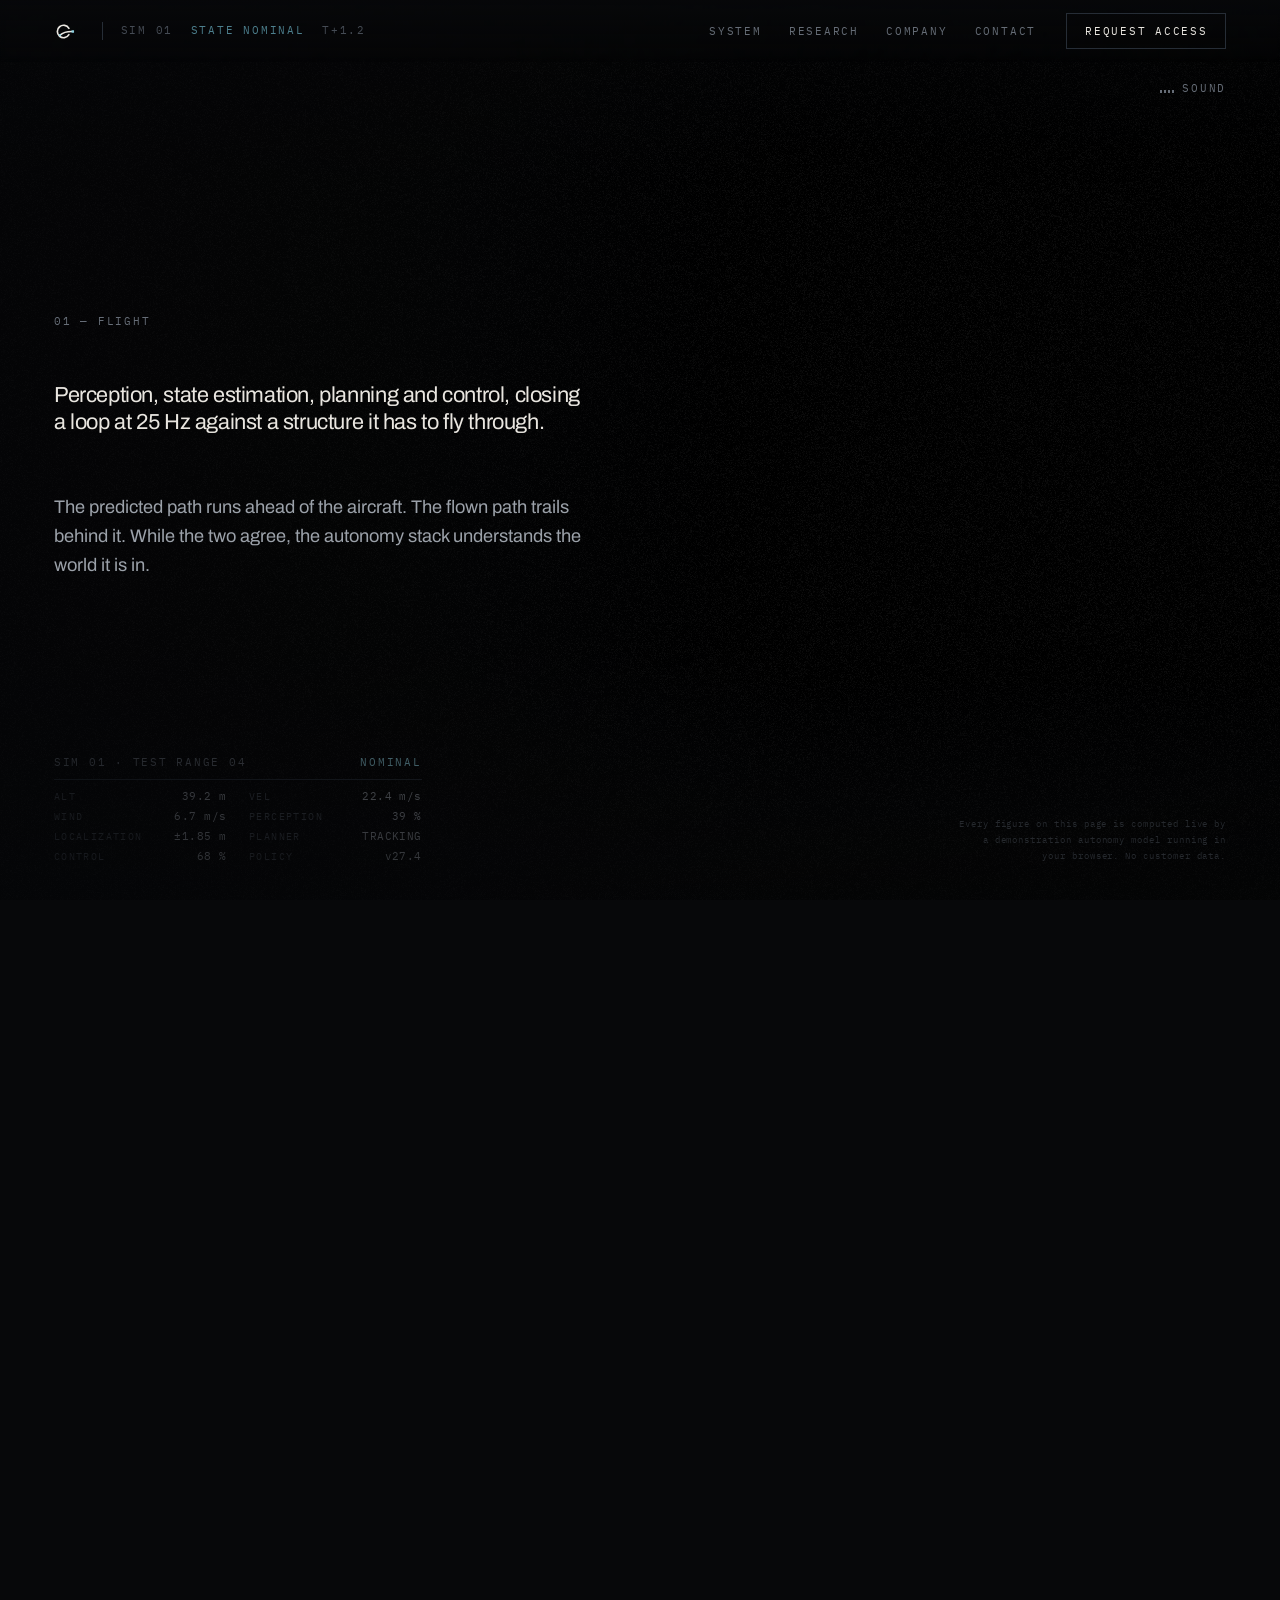
<file: index.html>
<!DOCTYPE html>
<html lang="en" data-mode="film">
<head>
<meta charset="utf-8">
<meta name="viewport" content="width=device-width, initial-scale=1, viewport-fit=cover">
<title>FlightFoundry — Continuous improvement for autonomous flight</title>
<meta name="description" content="FlightFoundry is the continuous improvement system for autonomous flight. It discovers failures, isolates counterexamples, diagnoses mechanisms, proposes repairs and verifies them against a protected independent evaluator.">
<meta name="theme-color" content="#07080a">
<link rel="icon" href="favicon.svg" type="image/svg+xml">
<meta property="og:title" content="FlightFoundry">
<meta property="og:description" content="Make autonomy earn its next flight.">
<meta property="og:type" content="website">
<link rel="preconnect" href="https://fonts.googleapis.com">
<link rel="preconnect" href="https://fonts.gstatic.com" crossorigin>
<link href="https://fonts.googleapis.com/css2?family=Archivo:wdth,wght@62..125,100..900&family=IBM+Plex+Mono:wght@400;500&display=swap" rel="stylesheet">
<link rel="stylesheet" href="assets/css/base.css">
<link rel="stylesheet" href="assets/css/home.css">
</head>
<body data-page="home">

<a class="skip" href="#film">Skip to content</a>

<nav class="nav" id="nav" aria-label="Primary">
  <a class="nav__brand" href="index.html" aria-label="FlightFoundry home">
    <svg class="nav__mark" viewBox="0 0 24 24" aria-hidden="true">
      <g fill="none" stroke="currentColor" stroke-width="1.9" stroke-linecap="round">
        <path d="M17.05 8.4 A7.1 7.1 0 1 0 17.05 15.6"/>
        <path id="mark-traj" d="M6.9 16.1 C10.2 13.1 12.6 12 20.2 12"/>
      </g>
      <rect x="20.1" y="10.6" width="2.8" height="2.8" fill="var(--sig)"/>
      <circle class="mark__pulse" r="1.15" fill="var(--sig)" style="offset-path:path('M6.9 16.1 C10.2 13.1 12.6 12 20.2 12')"/>
    </svg>
    <span class="nav__word">FlightFoundry</span>
    <span class="nav__instr mono" id="nav-instr" aria-hidden="true">
      <span data-instr="sim">SIM 01</span><span data-instr="state">STATE NOMINAL</span><span data-instr="t">T+00.0</span>
    </span>
  </a>
  <button class="navtoggle" id="navtoggle" aria-expanded="false" aria-controls="navlinks">Menu</button>
  <div class="nav__links" id="navlinks">
    <a href="system.html">System</a>
    <a href="research.html">Research</a>
    <a href="company.html">Company</a>
    <a href="contact.html">Contact</a>
  </div>
  <a class="btn nav__cta" href="contact.html">Request access</a>
</nav>

<!-- ============================ WEBGL STAGE ============================ -->
<div id="stage" aria-hidden="true">
  <canvas id="gl"></canvas>
  <div id="labels"></div>

  <div id="hud" class="hud">
    <div class="hud__head mono">
      <span id="hud-sim">SIM 01 · TEST RANGE 04</span>
      <span id="hud-state" class="hud__state" data-state="nominal">NOMINAL</span>
    </div>
    <dl class="hud__tel" id="hud-tel">
      <div><dt>ALT</dt><dd data-tel="alt">—</dd></div>
      <div><dt>VEL</dt><dd data-tel="vel">—</dd></div>
      <div><dt>WIND</dt><dd data-tel="wind">—</dd></div>
      <div><dt>PERCEPTION</dt><dd data-tel="perc">—</dd></div>
      <div><dt>LOCALIZATION</dt><dd data-tel="loc">—</dd></div>
      <div><dt>PLANNER</dt><dd data-tel="plan">—</dd></div>
      <div><dt>CONTROL</dt><dd data-tel="ctrl">—</dd></div>
      <div><dt>POLICY</dt><dd data-tel="policy">—</dd></div>
    </dl>
  </div>

  <div id="scrim" class="scrim"></div>
</div>

<div class="stagenote mono" id="stagenote">
  <span>Every figure on this page is computed live by a demonstration autonomy model running in your browser. No customer data.</span>
</div>

<button class="sound" id="sound" aria-pressed="false" title="Sound is off">
  <span class="sound__bars" aria-hidden="true"><i></i><i></i><i></i><i></i></span>
  <span class="mono">Sound</span>
</button>

<!-- ============================ FILM ============================ -->
<main id="film">

  <!-- 01 ---------------------------------------------------------- -->
  <section class="act" data-act="hero" style="--len:120">
    <div class="act__hold">
      <div class="wrap hero">
        <p class="mono hero__eyebrow">Continuous improvement for autonomous flight</p>
        <h1 class="display hero__title"><span>Better every</span><span>time it fails.</span></h1>
        <div class="hero__foot">
          <p class="lede hero__lede">FlightFoundry turns every failure of an autonomous aircraft into a verified improvement — discovered, isolated, diagnosed, repaired and independently evaluated before it is allowed to fly again.</p>
          <p class="mono hero__scroll"><span class="scrollrule"></span>Scroll to begin the flight</p>
        </div>
      </div>
    </div>
  </section>

  <!-- 02 ---------------------------------------------------------- -->
  <section class="act" data-act="departure" style="--len:80">
    <div class="act__hold">
      <div class="wrap copy copy--center">
        <p class="mono">Autonomy under test</p>
        <p class="h2">A plan, a world, and a system that has to survive the difference.</p>
      </div>
    </div>
  </section>

  <!-- 03 ---------------------------------------------------------- -->
  <section class="act" data-act="flight" style="--len:150">
    <div class="act__hold">
      <div class="wrap copy copy--left">
        <p class="mono">01 — Flight</p>
        <p class="h3">Perception, state estimation, planning and control, closing a loop at 25&nbsp;Hz against a structure it has to fly through.</p>
        <p class="body">The predicted path runs ahead of the aircraft. The flown path trails behind it. While the two agree, the autonomy stack understands the world it is in.</p>
      </div>
    </div>
  </section>

  <!-- 04 ---------------------------------------------------------- -->
  <section class="act" data-act="degrade" style="--len:140">
    <div class="act__hold">
      <div class="wrap copy copy--left">
        <p class="mono mono--warn">Conditions degrading</p>
        <p class="h3">Low contrast. Crosswind. A thin structural member against a dark background.</p>
        <p class="body">Perception confidence falls. The estimate of where the corridor actually is drifts, and the uncertainty around it widens. Nothing has failed yet. Everything required for failure is now present.</p>
      </div>
    </div>
  </section>

  <!-- 05 ---------------------------------------------------------- -->
  <section class="act" data-act="failure" style="--len:110">
    <div class="act__hold">
      <div class="wrap failure">
        <h2 class="display failure__word">Failure.</h2>
        <dl class="failure__meta mono" id="failure-meta"></dl>
      </div>
    </div>
  </section>

  <!-- 06 ---------------------------------------------------------- -->
  <section class="act" data-act="disassembly" style="--len:170">
    <div class="act__hold">
      <div class="wrap copy copy--right">
        <p class="mono">02 — Evidence</p>
        <p class="h2">Failures are unfinished experiments.</p>
        <p class="body">A flight is not a single event. Open it and time becomes an axis: sensor returns, confidence, the estimator's belief, the planner's commitments, the control effort that ran out of authority. The incident stops being a story and becomes data.</p>
      </div>
    </div>
  </section>

  <!-- 07 ---------------------------------------------------------- -->
  <section class="act" data-act="discover" style="--len:180">
    <div class="act__hold">
      <div class="wrap copy copy--left">
        <p class="mono mono--sig">Discover</p>
        <p class="h2">Find where autonomy breaks.</p>
        <p class="body">FlightFoundry searches simulation and accumulated operational data for failure modes, edge cases and regions where performance is fragile. Rather than waiting for engineers to stumble into failures, the system goes looking for them.</p>
        <ul class="axes mono" id="axes-list"></ul>
      </div>
    </div>
  </section>

  <!-- 08 ---------------------------------------------------------- -->
  <section class="act" data-act="isolate" style="--len:200">
    <div class="act__hold">
      <div class="wrap copy copy--right">
        <p class="mono mono--sig">Isolate</p>
        <p class="h2">Turn messy failures into useful counterexamples.</p>
        <p class="body">A real flight contains thousands of simultaneous variables. FlightFoundry searches for the smallest scenario that still preserves the mechanism — relaxing every condition that was never the cause, and keeping only what the failure actually needs.</p>
        <div class="ladder" id="ladder"></div>
      </div>
    </div>
  </section>

  <!-- 09 ---------------------------------------------------------- -->
  <section class="act" data-act="diagnose" style="--len:180">
    <div class="act__hold">
      <div class="wrap copy copy--left">
        <p class="mono mono--sig">Diagnose</p>
        <p class="h2">Find the mechanism, not just the anomaly.</p>
        <p class="body">Evidence is connected across logs, simulation state, perception, planning, control, sensors and operating conditions until one chain explains the outcome. The result is not an alert. It is a diagnosis with timestamps.</p>
        <ol class="chain mono" id="chain"></ol>
      </div>
    </div>
  </section>

  <!-- 10 ---------------------------------------------------------- -->
  <section class="act" data-act="repair" style="--len:160">
    <div class="act__hold">
      <div class="wrap copy copy--right">
        <p class="mono mono--sig">Repair</p>
        <p class="h2">Turn counterexamples into corrective experience.</p>
        <p class="body">The minimal counterexample becomes the centre of a new distribution: variations in lighting, angle, wind, geometry and closing speed. Relevant prior experience is retrieved, new scenarios are generated, and targeted model, data, parameter or system changes are proposed.</p>
        <div class="delta" id="delta"></div>
      </div>
    </div>
  </section>

  <!-- 11 ---------------------------------------------------------- -->
  <section class="act" data-act="verify" style="--len:230">
    <div class="act__hold">
      <div class="wrap copy copy--left">
        <p class="mono mono--sig">Verify</p>
        <p class="h2">The system improving autonomy shouldn't grade its own homework.</p>
        <p class="body">Improvement and evaluation are separated. Candidate versions are run against protected scenarios the repair process cannot see, and compared against the version currently deployed. A candidate must demonstrate the intended improvement without unacceptable regressions anywhere else in the envelope.</p>
        <div class="gates" id="gates"></div>
      </div>
    </div>
  </section>

  <!-- 12 ---------------------------------------------------------- -->
  <section class="act" data-act="verdict" style="--len:90">
    <div class="act__hold">
      <div class="wrap verdict">
        <h2 class="display verdict__word">Improvement<br>verified.</h2>
        <p class="mono verdict__sub" id="verdict-sub"></p>
      </div>
    </div>
  </section>

  <!-- 13 ---------------------------------------------------------- -->
  <section class="act" data-act="seal" style="--len:190">
    <div class="act__hold">
      <div class="wrap copy copy--center seal">
        <p class="mono mono--sig">Research — SEAL</p>
        <h2 class="h1">What happens when a robot learns from its own exam?</h2>
        <p class="body">A continually improving system that is repeatedly measured against the same protected evaluation will, given enough attempts, begin to learn the evaluation itself. SEAL is FlightFoundry's research direction on that problem: how much information may leave a protected evaluator before the evaluation stops meaning anything.</p>
        <div class="budget" id="budget"></div>
        <p class="mono seal__note">Active research direction. No results are claimed here.</p>
      </div>
    </div>
  </section>

  <!-- 14 ---------------------------------------------------------- -->
  <section class="act" data-act="loop" style="--len:160">
    <div class="act__hold">
      <div class="wrap copy copy--center">
        <p class="mono">The loop</p>
        <p class="h2">Ship improvement, not hope.</p>
        <p class="body">Every deployment produces evidence. Every failure becomes a counterexample. Every counterexample becomes an experiment. Every experiment can produce a repair. Every repair faces independent evaluation. Then the aircraft flies again.</p>
      </div>
    </div>
  </section>

  <!-- 15 ---------------------------------------------------------- -->
  <section class="act act--doc" data-act="platform" style="--len:150">
    <div class="wrap doc">
      <div class="doc__col">
        <p class="mono">What it is</p>
        <p class="h3">FlightFoundry is not a fleet dashboard, a mission planner, an observability tool, a data generator or another simulator. It sits above all of them.</p>
      </div>
      <div class="doc__col">
        <p class="body">It is the improvement infrastructure connecting failures, simulations, data, models, autonomy software, evaluation and deployment — effectively a CI/CD system for physical autonomy. Instead of asking whether the software compiles, it asks whether the aircraft actually became better.</p>
        <p class="body">Its advantage compounds. Across aircraft, sensors, environments, autonomy stacks and missions, FlightFoundry can accumulate knowledge about recurring failure mechanisms and the kinds of corrective experience that actually resolve them — a failure-to-repair intelligence layer no single fleet can build alone.</p>
      </div>
    </div>
  </section>

  <!-- 16 ---------------------------------------------------------- -->
  <section class="act act--doc" data-act="audience" style="--len:120">
    <div class="wrap doc">
      <div class="doc__col">
        <p class="mono">Who it is for</p>
        <p class="h3">The user is the autonomy engineer. The customer is the organisation responsible for making autonomous aircraft reliable.</p>
      </div>
      <div class="doc__col">
        <ul class="who">
          <li>Drone autonomy startups</li>
          <li>UAV manufacturers</li>
          <li>Delivery-drone companies</li>
          <li>Industrial inspection companies</li>
          <li>Warehouse and logistics robotics</li>
          <li>Aerial robotics laboratories</li>
          <li>Navigation, perception, planning and controls teams</li>
        </ul>
      </div>
    </div>
  </section>

  <!-- 17 ---------------------------------------------------------- -->
  <section class="act" data-act="return" style="--len:180">
    <div class="act__hold">
      <div class="wrap copy copy--left">
        <p class="mono mono--pass" id="return-tag">Candidate active — v27.5</p>
        <p class="h2">The same aircraft. The same weather. The same corridor.</p>
        <p class="body">Identical scenario, identical initial conditions, one different autonomy version. This time the estimate is not trusted until it is worth trusting, and the aircraft flies the corridor it was always supposed to fly.</p>
      </div>
    </div>
  </section>

  <!-- 18 ---------------------------------------------------------- -->
  <section class="act" data-act="cta" style="--len:170">
    <div class="act__hold">
      <div class="wrap cta">
        <h2 class="display cta__word"><span>Make autonomy</span><span>earn its next flight.</span></h2>
        <div class="cta__row">
          <a class="btn btn--solid" href="contact.html">Request access</a>
          <a class="btn" href="research.html">Explore the research</a>
        </div>
      </div>
    </div>
  </section>

</main>

<footer class="foot">
  <div class="wrap">
    <div class="foot__grid">
      <div class="foot__brand">
        <div class="foot__word">FlightFoundry</div>
        <p class="foot__tag">Make autonomy earn its next flight.</p>
      </div>
      <nav class="foot__nav" aria-label="Footer">
        <a href="system.html">System</a>
        <a href="research.html">Research</a>
        <a href="company.html">Company</a>
        <a href="contact.html">Contact</a>
      </nav>
    </div>
    <div class="foot__base">
      <span>FlightFoundry</span>
      <span id="fps-note"></span>
    </div>
  </div>
</footer>

<script type="module" src="assets/js/home.js"></script>
<script type="module" src="assets/js/ui/nav.js"></script>
</body>
</html>
</file>
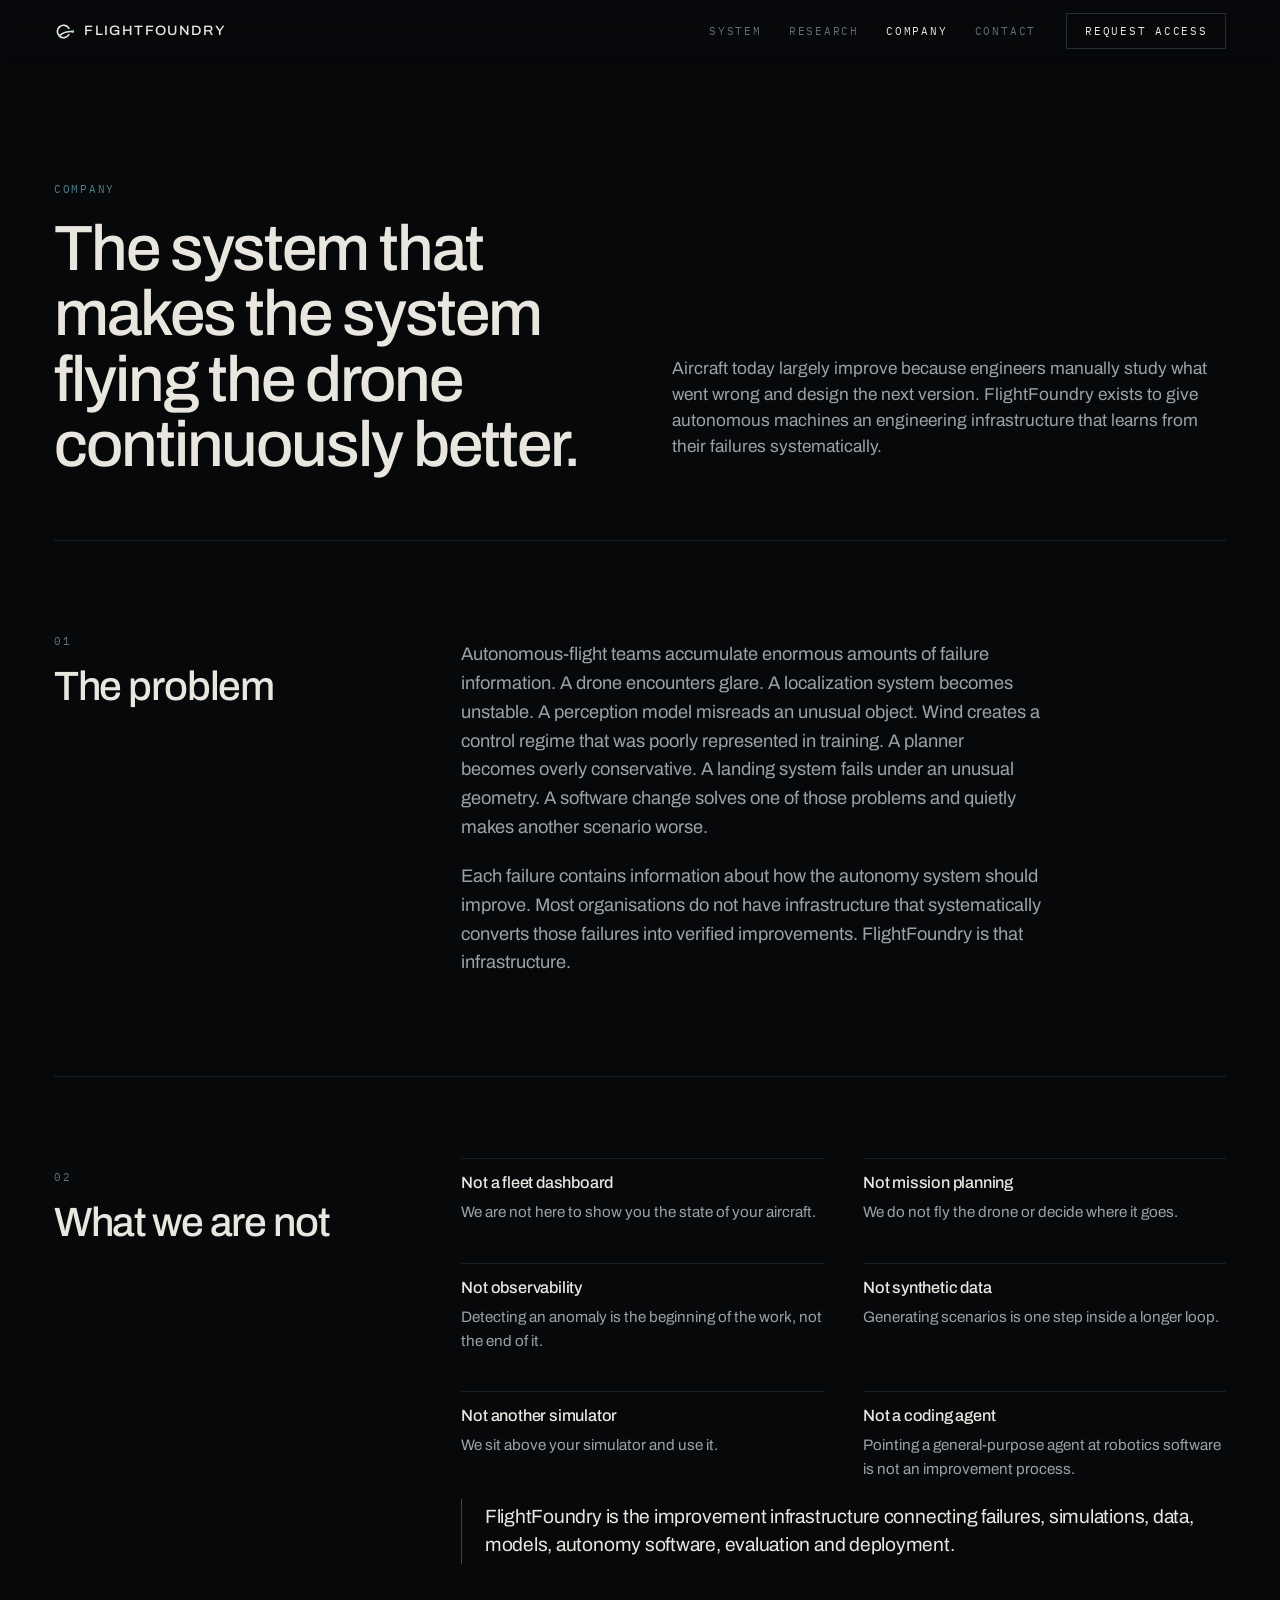
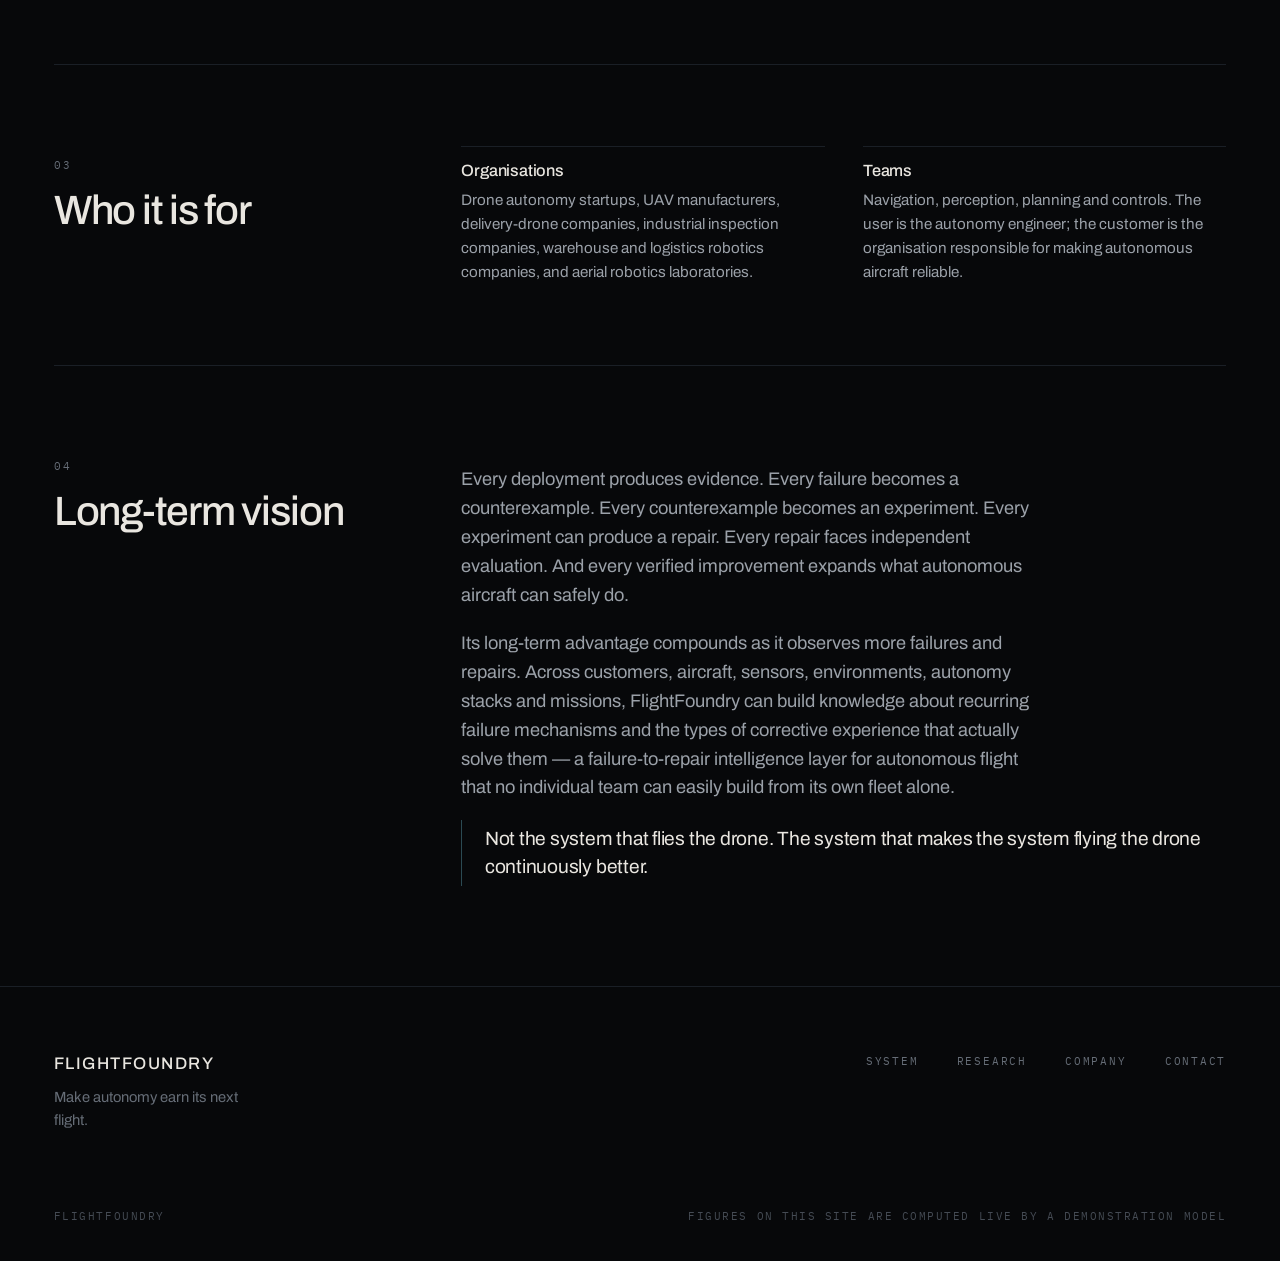
<file: company.html>
<!DOCTYPE html>
<html lang="en">
<head>
<meta charset="utf-8">
<meta name="viewport" content="width=device-width, initial-scale=1, viewport-fit=cover">
<title>Company — FlightFoundry</title>
<meta name="description" content="FlightFoundry is the improvement infrastructure underneath autonomous aviation.">
<meta name="theme-color" content="#07080a">
<link rel="icon" href="favicon.svg" type="image/svg+xml">
<link rel="preconnect" href="https://fonts.googleapis.com">
<link rel="preconnect" href="https://fonts.gstatic.com" crossorigin>
<link href="https://fonts.googleapis.com/css2?family=Archivo:wdth,wght@62..125,100..900&family=IBM+Plex+Mono:wght@400;500&display=swap" rel="stylesheet">
<link rel="stylesheet" href="assets/css/base.css">
<link rel="stylesheet" href="assets/css/pages.css">
</head>
<body data-page="company">
<a class="skip" href="#main">Skip to content</a>
<nav class="nav" id="nav" aria-label="Primary">
  <a class="nav__brand" href="index.html" aria-label="FlightFoundry home">
    <svg class="nav__mark" viewBox="0 0 24 24" aria-hidden="true">
      <g fill="none" stroke="currentColor" stroke-width="1.9" stroke-linecap="round">
        <path d="M17.05 8.4 A7.1 7.1 0 1 0 17.05 15.6"/>
        <path d="M6.9 16.1 C10.2 13.1 12.6 12 20.2 12"/>
      </g>
      <rect x="20.1" y="10.6" width="2.8" height="2.8" fill="var(--sig)"/>
      <circle class="mark__pulse" r="1.15" fill="var(--sig)" style="offset-path:path('M6.9 16.1 C10.2 13.1 12.6 12 20.2 12')"/>
    </svg>
    <span class="nav__word">FlightFoundry</span>
  </a>
  <button class="navtoggle" id="navtoggle" aria-expanded="false" aria-controls="navlinks">Menu</button>
  <div class="nav__links" id="navlinks">
    <a href="system.html">System</a>
    <a href="research.html">Research</a>
    <a href="company.html">Company</a>
    <a href="contact.html">Contact</a>
  </div>
  <a class="btn nav__cta" href="contact.html">Request access</a>
</nav>
<main class="page" id="main">
  <div class="wrap">
    <header class="masthead">
      <div>
        <p class="mono masthead__eyebrow">Company</p>
        <h1 class="h1">The system that makes the system flying the drone continuously better.</h1>
      </div>
      <p class="masthead__lede">Aircraft today largely improve because engineers manually study what went wrong and design the next version. FlightFoundry exists to give autonomous machines an engineering infrastructure that learns from their failures systematically.</p>
    </header>

    <section class="sec">
      <div class="sec__grid">
        <div class="sec__label"><p class="mono">01</p><h2 class="h2">The problem</h2></div>
        <div class="sec__body">
          <p class="body">Autonomous-flight teams accumulate enormous amounts of failure information. A drone encounters glare. A localization system becomes unstable. A perception model misreads an unusual object. Wind creates a control regime that was poorly represented in training. A planner becomes overly conservative. A landing system fails under an unusual geometry. A software change solves one of those problems and quietly makes another scenario worse.</p>
          <p class="body">Each failure contains information about how the autonomy system should improve. Most organisations do not have infrastructure that systematically converts those failures into verified improvements. FlightFoundry is that infrastructure.</p>
        </div>
      </div>
    </section>

    <section class="sec">
      <div class="sec__grid">
        <div class="sec__label"><p class="mono">02</p><h2 class="h2">What we are not</h2></div>
        <div class="sec__body">
          <div class="grid2">
            <div class="card"><h3>Not a fleet dashboard</h3><p>We are not here to show you the state of your aircraft.</p></div>
            <div class="card"><h3>Not mission planning</h3><p>We do not fly the drone or decide where it goes.</p></div>
            <div class="card"><h3>Not observability</h3><p>Detecting an anomaly is the beginning of the work, not the end of it.</p></div>
            <div class="card"><h3>Not synthetic data</h3><p>Generating scenarios is one step inside a longer loop.</p></div>
            <div class="card"><h3>Not another simulator</h3><p>We sit above your simulator and use it.</p></div>
            <div class="card"><h3>Not a coding agent</h3><p>Pointing a general-purpose agent at robotics software is not an improvement process.</p></div>
          </div>
          <p class="callout">FlightFoundry is the improvement infrastructure connecting failures, simulations, data, models, autonomy software, evaluation and deployment.</p>
        </div>
      </div>
    </section>

    <section class="sec">
      <div class="sec__grid">
        <div class="sec__label"><p class="mono">03</p><h2 class="h2">Who it is for</h2></div>
        <div class="sec__body">
          <div class="grid2">
            <div class="card"><h3>Organisations</h3><p>Drone autonomy startups, UAV manufacturers, delivery-drone companies, industrial inspection companies, warehouse and logistics robotics companies, and aerial robotics laboratories.</p></div>
            <div class="card"><h3>Teams</h3><p>Navigation, perception, planning and controls. The user is the autonomy engineer; the customer is the organisation responsible for making autonomous aircraft reliable.</p></div>
          </div>
        </div>
      </div>
    </section>

    <section class="sec">
      <div class="sec__grid">
        <div class="sec__label"><p class="mono">04</p><h2 class="h2">Long-term vision</h2></div>
        <div class="sec__body">
          <p class="body">Every deployment produces evidence. Every failure becomes a counterexample. Every counterexample becomes an experiment. Every experiment can produce a repair. Every repair faces independent evaluation. And every verified improvement expands what autonomous aircraft can safely do.</p>
          <p class="body">Its long-term advantage compounds as it observes more failures and repairs. Across customers, aircraft, sensors, environments, autonomy stacks and missions, FlightFoundry can build knowledge about recurring failure mechanisms and the types of corrective experience that actually solve them — a failure-to-repair intelligence layer for autonomous flight that no individual team can easily build from its own fleet alone.</p>
          <p class="callout">Not the system that flies the drone. The system that makes the system flying the drone continuously better.</p>
        </div>
      </div>
    </section>
  </div>
</main>
<footer class="foot">
  <div class="wrap">
    <div class="foot__grid">
      <div class="foot__brand">
        <div class="foot__word">FlightFoundry</div>
        <p class="foot__tag">Make autonomy earn its next flight.</p>
      </div>
      <nav class="foot__nav" aria-label="Footer">
        <a href="system.html">System</a>
        <a href="research.html">Research</a>
        <a href="company.html">Company</a>
        <a href="contact.html">Contact</a>
      </nav>
    </div>
    <div class="foot__base">
      <span>FlightFoundry</span>
      <span>Figures on this site are computed live by a demonstration model</span>
    </div>
  </div>
</footer>
<script type="module" src="assets/js/ui/nav.js"></script>
<script type="module" src="assets/js/pages.js"></script>
</body>
</html>
</file>
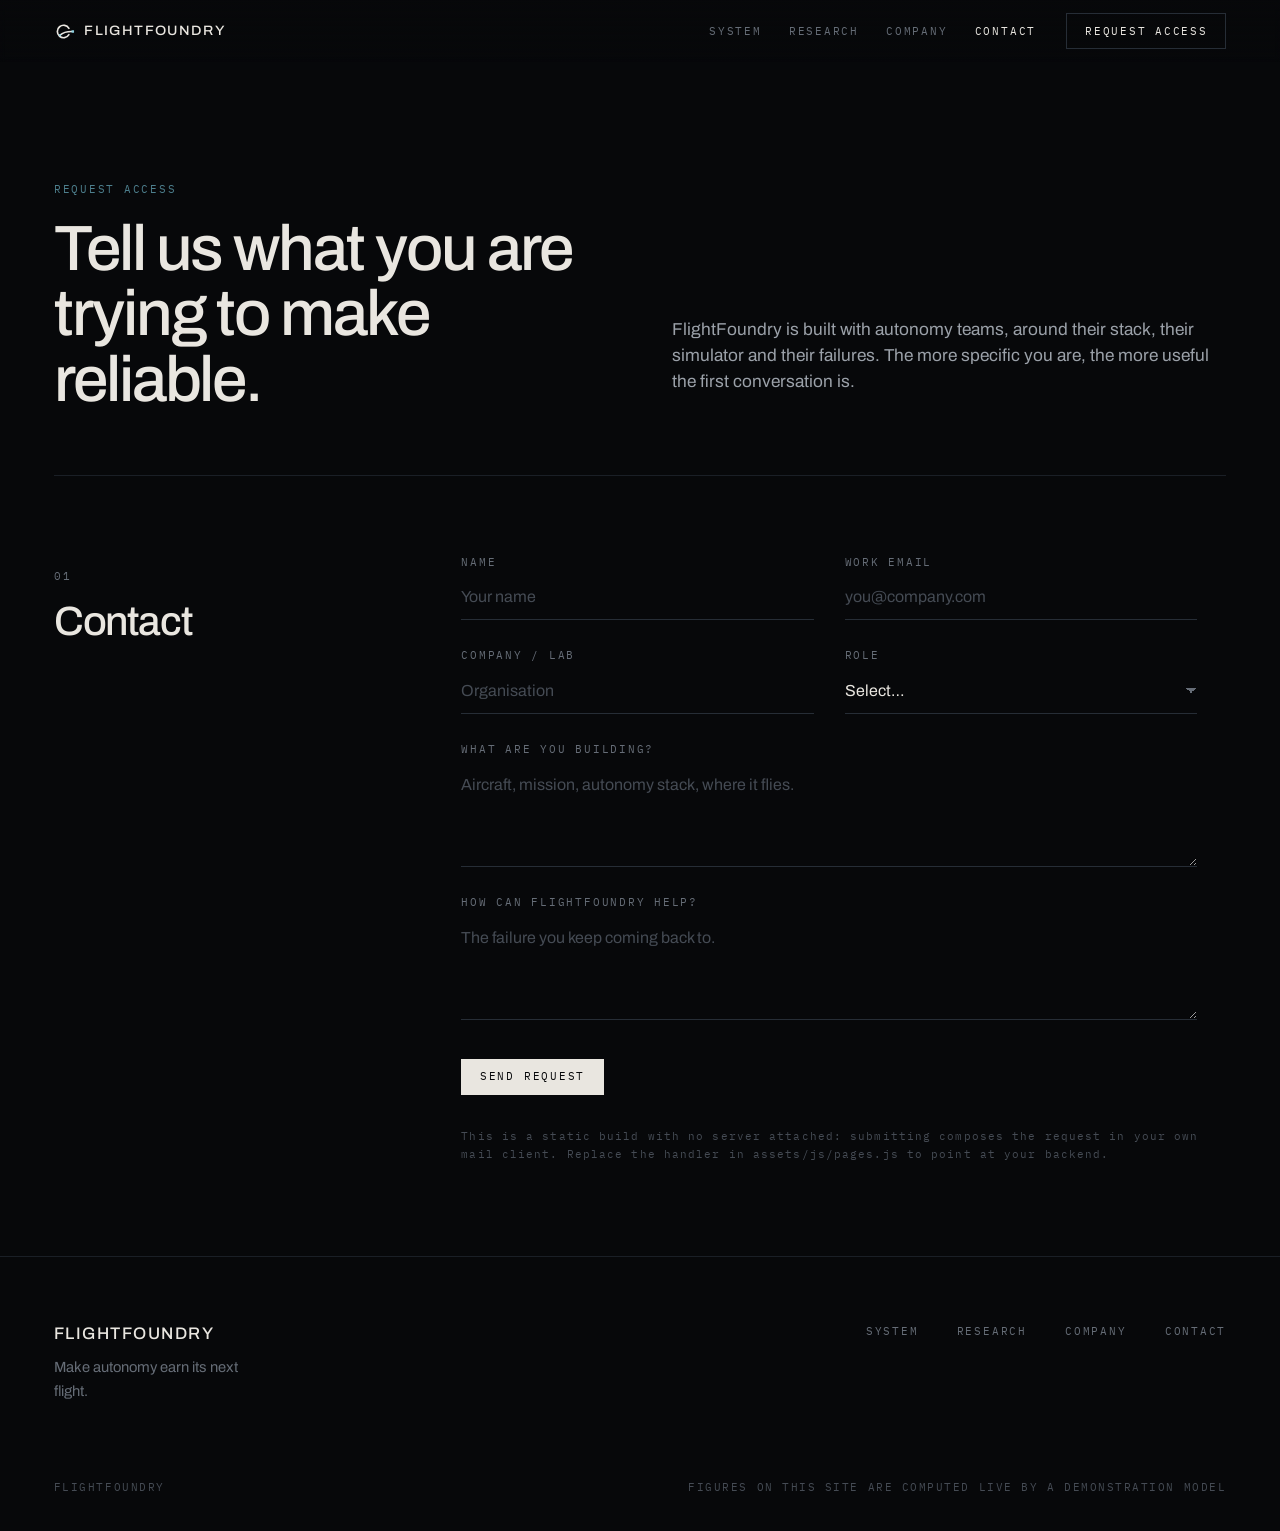
<file: contact.html>
<!DOCTYPE html>
<html lang="en">
<head>
<meta charset="utf-8">
<meta name="viewport" content="width=device-width, initial-scale=1, viewport-fit=cover">
<title>Contact — FlightFoundry</title>
<meta name="description" content="Request access to FlightFoundry.">
<meta name="theme-color" content="#07080a">
<link rel="icon" href="favicon.svg" type="image/svg+xml">
<link rel="preconnect" href="https://fonts.googleapis.com">
<link rel="preconnect" href="https://fonts.gstatic.com" crossorigin>
<link href="https://fonts.googleapis.com/css2?family=Archivo:wdth,wght@62..125,100..900&family=IBM+Plex+Mono:wght@400;500&display=swap" rel="stylesheet">
<link rel="stylesheet" href="assets/css/base.css">
<link rel="stylesheet" href="assets/css/pages.css">
</head>
<body data-page="contact">
<a class="skip" href="#main">Skip to content</a>
<nav class="nav" id="nav" aria-label="Primary">
  <a class="nav__brand" href="index.html" aria-label="FlightFoundry home">
    <svg class="nav__mark" viewBox="0 0 24 24" aria-hidden="true">
      <g fill="none" stroke="currentColor" stroke-width="1.9" stroke-linecap="round">
        <path d="M17.05 8.4 A7.1 7.1 0 1 0 17.05 15.6"/>
        <path d="M6.9 16.1 C10.2 13.1 12.6 12 20.2 12"/>
      </g>
      <rect x="20.1" y="10.6" width="2.8" height="2.8" fill="var(--sig)"/>
      <circle class="mark__pulse" r="1.15" fill="var(--sig)" style="offset-path:path('M6.9 16.1 C10.2 13.1 12.6 12 20.2 12')"/>
    </svg>
    <span class="nav__word">FlightFoundry</span>
  </a>
  <button class="navtoggle" id="navtoggle" aria-expanded="false" aria-controls="navlinks">Menu</button>
  <div class="nav__links" id="navlinks">
    <a href="system.html">System</a>
    <a href="research.html">Research</a>
    <a href="company.html">Company</a>
    <a href="contact.html">Contact</a>
  </div>
  <a class="btn nav__cta" href="contact.html">Request access</a>
</nav>
<main class="page" id="main">
  <div class="wrap">
    <header class="masthead">
      <div>
        <p class="mono masthead__eyebrow">Request access</p>
        <h1 class="h1">Tell us what you are trying to make reliable.</h1>
      </div>
      <p class="masthead__lede">FlightFoundry is built with autonomy teams, around their stack, their simulator and their failures. The more specific you are, the more useful the first conversation is.</p>
    </header>

    <section class="sec">
      <div class="sec__grid">
        <div class="sec__label"><p class="mono">01</p><h2 class="h2">Contact</h2></div>
        <div class="sec__body">
          <form class="form" id="access-form" novalidate>
            <div class="field">
              <label for="f-name">Name</label>
              <input id="f-name" name="name" type="text" autocomplete="name" placeholder="Your name">
            </div>
            <div class="field">
              <label for="f-email">Work email</label>
              <input id="f-email" name="email" type="email" autocomplete="email" required placeholder="you@company.com">
            </div>
            <div class="field">
              <label for="f-company">Company / lab</label>
              <input id="f-company" name="company" type="text" autocomplete="organization" placeholder="Organisation">
            </div>
            <div class="field">
              <label for="f-role">Role</label>
              <select id="f-role" name="role">
                <option value="">Select…</option>
                <option>Autonomy engineer</option>
                <option>Perception</option>
                <option>Planning &amp; controls</option>
                <option>Navigation / state estimation</option>
                <option>Simulation &amp; test</option>
                <option>Safety / certification</option>
                <option>Engineering leadership</option>
                <option>Research</option>
                <option>Other</option>
              </select>
            </div>
            <div class="field field--wide">
              <label for="f-building">What are you building?</label>
              <textarea id="f-building" name="building" placeholder="Aircraft, mission, autonomy stack, where it flies."></textarea>
            </div>
            <div class="field field--wide">
              <label for="f-help">How can FlightFoundry help?</label>
              <textarea id="f-help" name="help" placeholder="The failure you keep coming back to."></textarea>
            </div>
            <div class="form__actions">
              <button class="btn btn--solid" type="submit">Send request</button>
              <span class="form__msg" id="form-msg"></span>
            </div>
          </form>
          <p class="note" style="margin-top:2rem">This is a static build with no server attached: submitting composes the request in your own mail client. Replace the handler in assets/js/pages.js to point at your backend.</p>
        </div>
      </div>
    </section>
  </div>
</main>
<footer class="foot">
  <div class="wrap">
    <div class="foot__grid">
      <div class="foot__brand">
        <div class="foot__word">FlightFoundry</div>
        <p class="foot__tag">Make autonomy earn its next flight.</p>
      </div>
      <nav class="foot__nav" aria-label="Footer">
        <a href="system.html">System</a>
        <a href="research.html">Research</a>
        <a href="company.html">Company</a>
        <a href="contact.html">Contact</a>
      </nav>
    </div>
    <div class="foot__base">
      <span>FlightFoundry</span>
      <span>Figures on this site are computed live by a demonstration model</span>
    </div>
  </div>
</footer>
<script type="module" src="assets/js/ui/nav.js"></script>
<script type="module" src="assets/js/pages.js"></script>
</body>
</html>
</file>
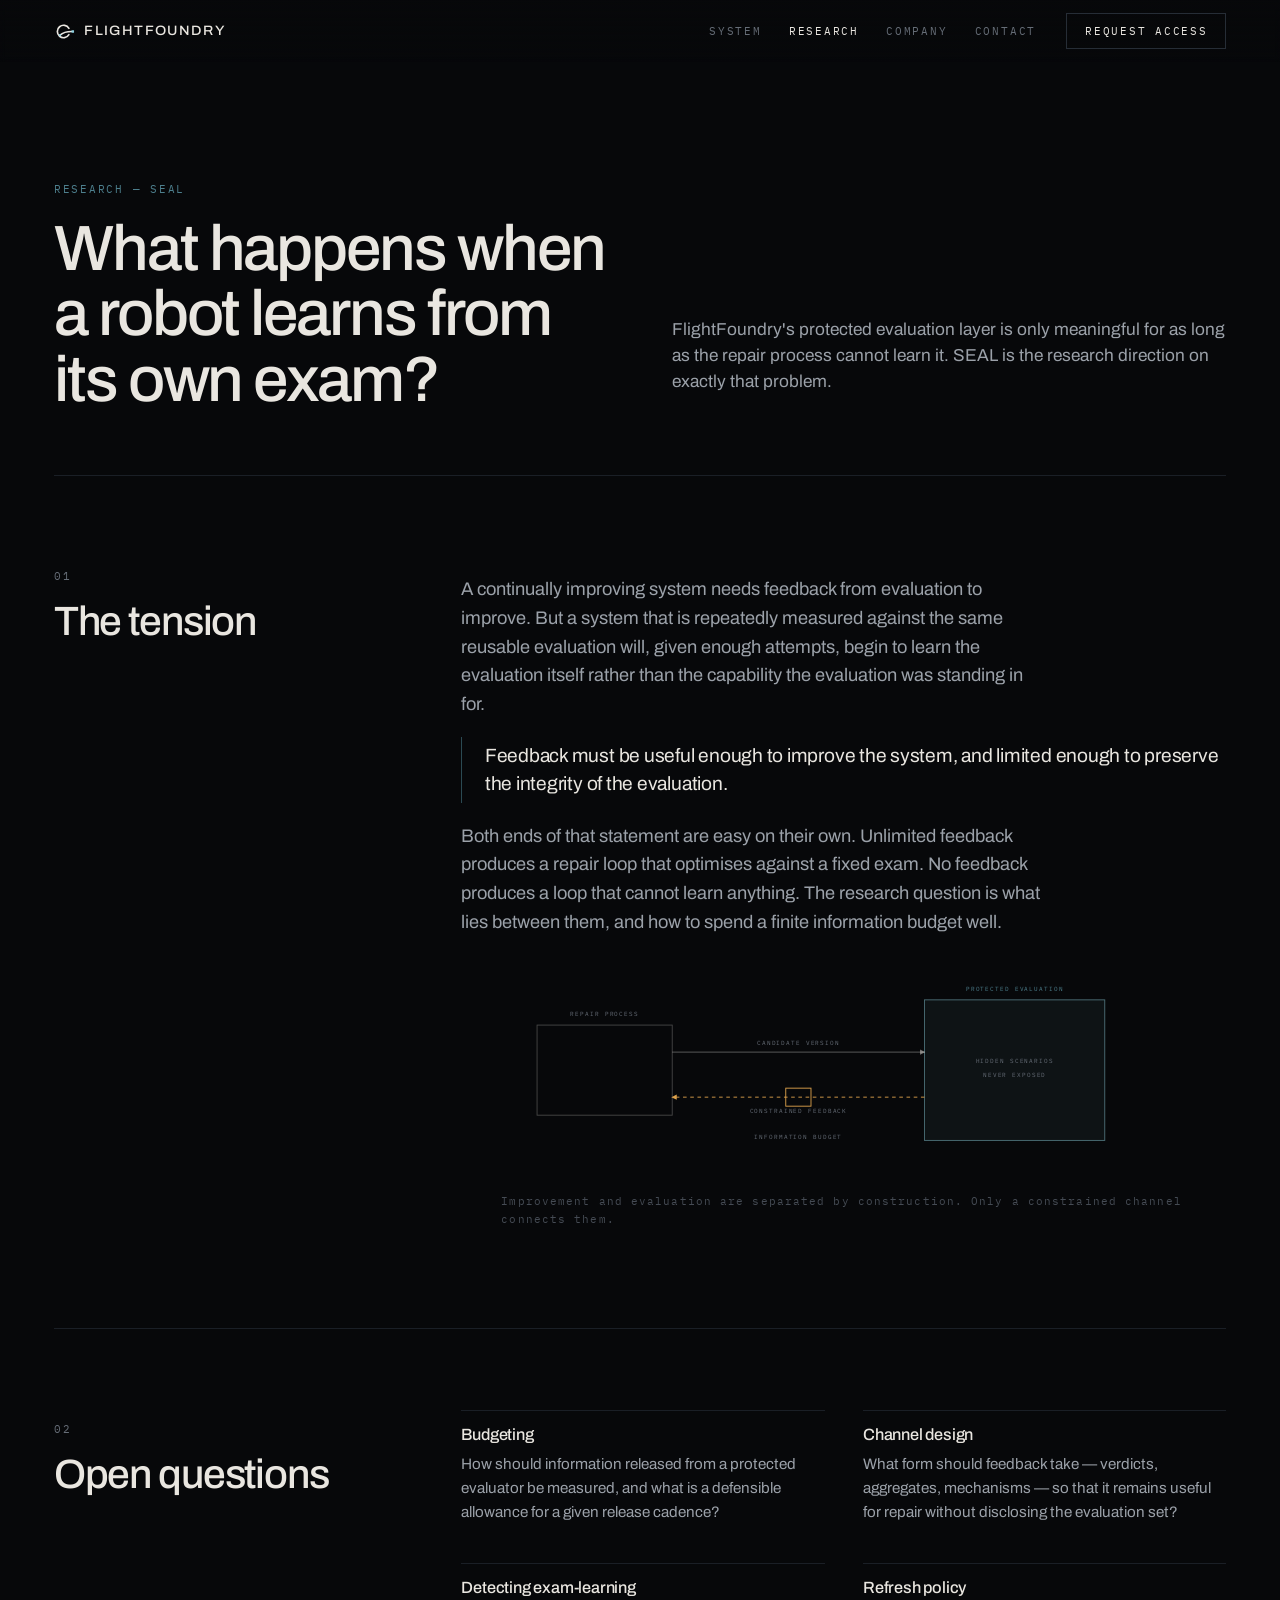
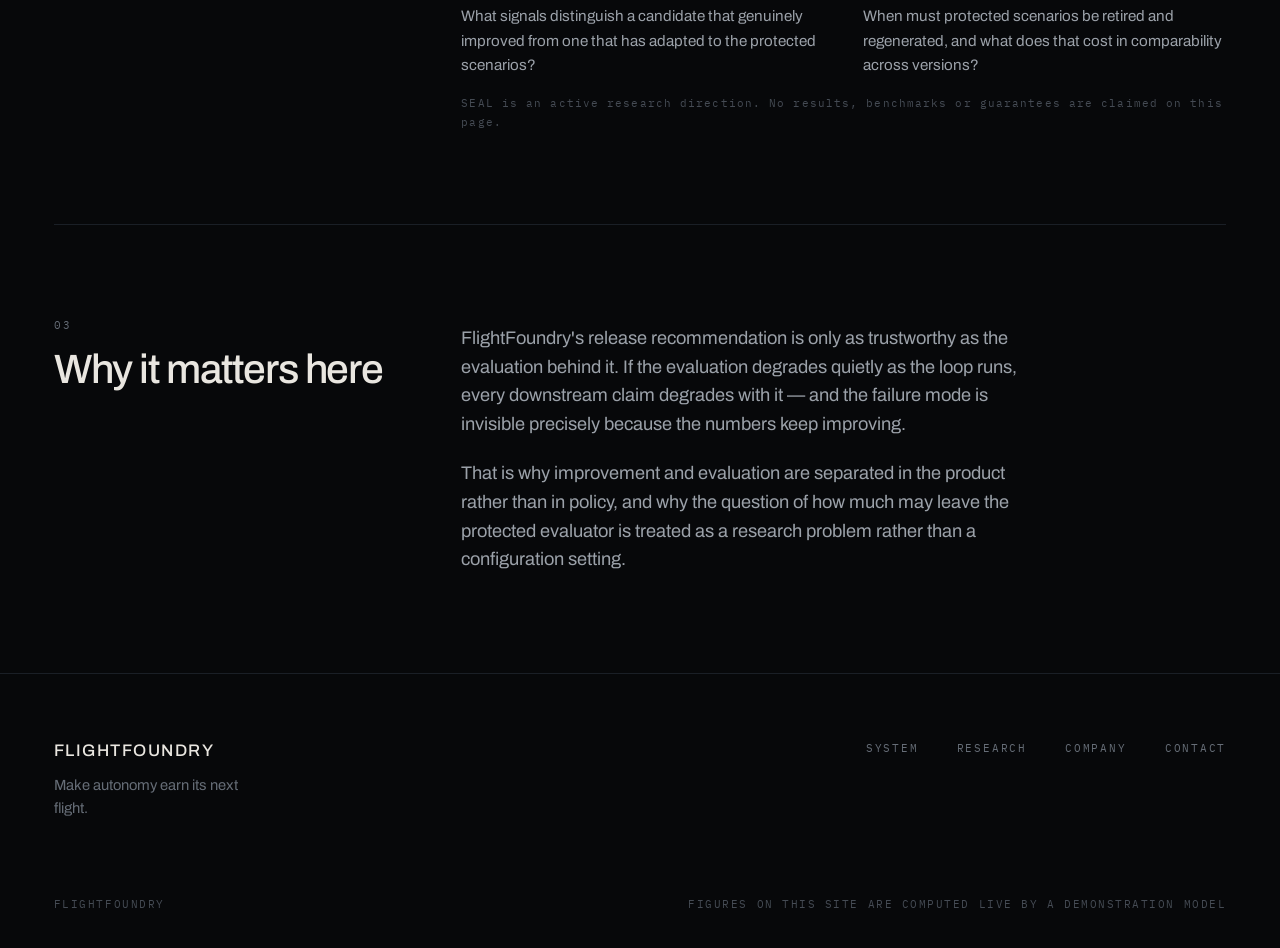
<file: research.html>
<!DOCTYPE html>
<html lang="en">
<head>
<meta charset="utf-8">
<meta name="viewport" content="width=device-width, initial-scale=1, viewport-fit=cover">
<title>Research — FlightFoundry</title>
<meta name="description" content="SEAL: how much information may leave a protected evaluator before the evaluation stops meaning anything.">
<meta name="theme-color" content="#07080a">
<link rel="icon" href="favicon.svg" type="image/svg+xml">
<link rel="preconnect" href="https://fonts.googleapis.com">
<link rel="preconnect" href="https://fonts.gstatic.com" crossorigin>
<link href="https://fonts.googleapis.com/css2?family=Archivo:wdth,wght@62..125,100..900&family=IBM+Plex+Mono:wght@400;500&display=swap" rel="stylesheet">
<link rel="stylesheet" href="assets/css/base.css">
<link rel="stylesheet" href="assets/css/pages.css">
</head>
<body data-page="research">
<a class="skip" href="#main">Skip to content</a>
<nav class="nav" id="nav" aria-label="Primary">
  <a class="nav__brand" href="index.html" aria-label="FlightFoundry home">
    <svg class="nav__mark" viewBox="0 0 24 24" aria-hidden="true">
      <g fill="none" stroke="currentColor" stroke-width="1.9" stroke-linecap="round">
        <path d="M17.05 8.4 A7.1 7.1 0 1 0 17.05 15.6"/>
        <path d="M6.9 16.1 C10.2 13.1 12.6 12 20.2 12"/>
      </g>
      <rect x="20.1" y="10.6" width="2.8" height="2.8" fill="var(--sig)"/>
      <circle class="mark__pulse" r="1.15" fill="var(--sig)" style="offset-path:path('M6.9 16.1 C10.2 13.1 12.6 12 20.2 12')"/>
    </svg>
    <span class="nav__word">FlightFoundry</span>
  </a>
  <button class="navtoggle" id="navtoggle" aria-expanded="false" aria-controls="navlinks">Menu</button>
  <div class="nav__links" id="navlinks">
    <a href="system.html">System</a>
    <a href="research.html">Research</a>
    <a href="company.html">Company</a>
    <a href="contact.html">Contact</a>
  </div>
  <a class="btn nav__cta" href="contact.html">Request access</a>
</nav>
<main class="page" id="main">
  <div class="wrap">
    <header class="masthead">
      <div>
        <p class="mono masthead__eyebrow">Research — SEAL</p>
        <h1 class="h1">What happens when a robot learns from its own exam?</h1>
      </div>
      <p class="masthead__lede">FlightFoundry's protected evaluation layer is only meaningful for as long as the repair process cannot learn it. SEAL is the research direction on exactly that problem.</p>
    </header>

    <section class="sec">
      <div class="sec__grid">
        <div class="sec__label"><p class="mono">01</p><h2 class="h2">The tension</h2></div>
        <div class="sec__body">
          <p class="body">A continually improving system needs feedback from evaluation to improve. But a system that is repeatedly measured against the same reusable evaluation will, given enough attempts, begin to learn the evaluation itself rather than the capability the evaluation was standing in for.</p>
          <p class="callout">Feedback must be useful enough to improve the system, and limited enough to preserve the integrity of the evaluation.</p>
          <p class="body">Both ends of that statement are easy on their own. Unlimited feedback produces a repair loop that optimises against a fixed exam. No feedback produces a loop that cannot learn anything. The research question is what lies between them, and how to spend a finite information budget well.</p>
          <figure class="fig"><div id="fig-seal"></div><figcaption>Improvement and evaluation are separated by construction. Only a constrained channel connects them.</figcaption></figure>
        </div>
      </div>
    </section>

    <section class="sec">
      <div class="sec__grid">
        <div class="sec__label"><p class="mono">02</p><h2 class="h2">Open questions</h2></div>
        <div class="sec__body">
          <div class="grid2">
            <div class="card"><h3>Budgeting</h3><p>How should information released from a protected evaluator be measured, and what is a defensible allowance for a given release cadence?</p></div>
            <div class="card"><h3>Channel design</h3><p>What form should feedback take — verdicts, aggregates, mechanisms — so that it remains useful for repair without disclosing the evaluation set?</p></div>
            <div class="card"><h3>Detecting exam-learning</h3><p>What signals distinguish a candidate that genuinely improved from one that has adapted to the protected scenarios?</p></div>
            <div class="card"><h3>Refresh policy</h3><p>When must protected scenarios be retired and regenerated, and what does that cost in comparability across versions?</p></div>
          </div>
          <p class="note">SEAL is an active research direction. No results, benchmarks or guarantees are claimed on this page.</p>
        </div>
      </div>
    </section>

    <section class="sec">
      <div class="sec__grid">
        <div class="sec__label"><p class="mono">03</p><h2 class="h2">Why it matters here</h2></div>
        <div class="sec__body">
          <p class="body">FlightFoundry's release recommendation is only as trustworthy as the evaluation behind it. If the evaluation degrades quietly as the loop runs, every downstream claim degrades with it — and the failure mode is invisible precisely because the numbers keep improving.</p>
          <p class="body">That is why improvement and evaluation are separated in the product rather than in policy, and why the question of how much may leave the protected evaluator is treated as a research problem rather than a configuration setting.</p>
        </div>
      </div>
    </section>
  </div>
</main>
<footer class="foot">
  <div class="wrap">
    <div class="foot__grid">
      <div class="foot__brand">
        <div class="foot__word">FlightFoundry</div>
        <p class="foot__tag">Make autonomy earn its next flight.</p>
      </div>
      <nav class="foot__nav" aria-label="Footer">
        <a href="system.html">System</a>
        <a href="research.html">Research</a>
        <a href="company.html">Company</a>
        <a href="contact.html">Contact</a>
      </nav>
    </div>
    <div class="foot__base">
      <span>FlightFoundry</span>
      <span>Figures on this site are computed live by a demonstration model</span>
    </div>
  </div>
</footer>
<script type="module" src="assets/js/ui/nav.js"></script>
<script type="module" src="assets/js/pages.js"></script>
</body>
</html>
</file>
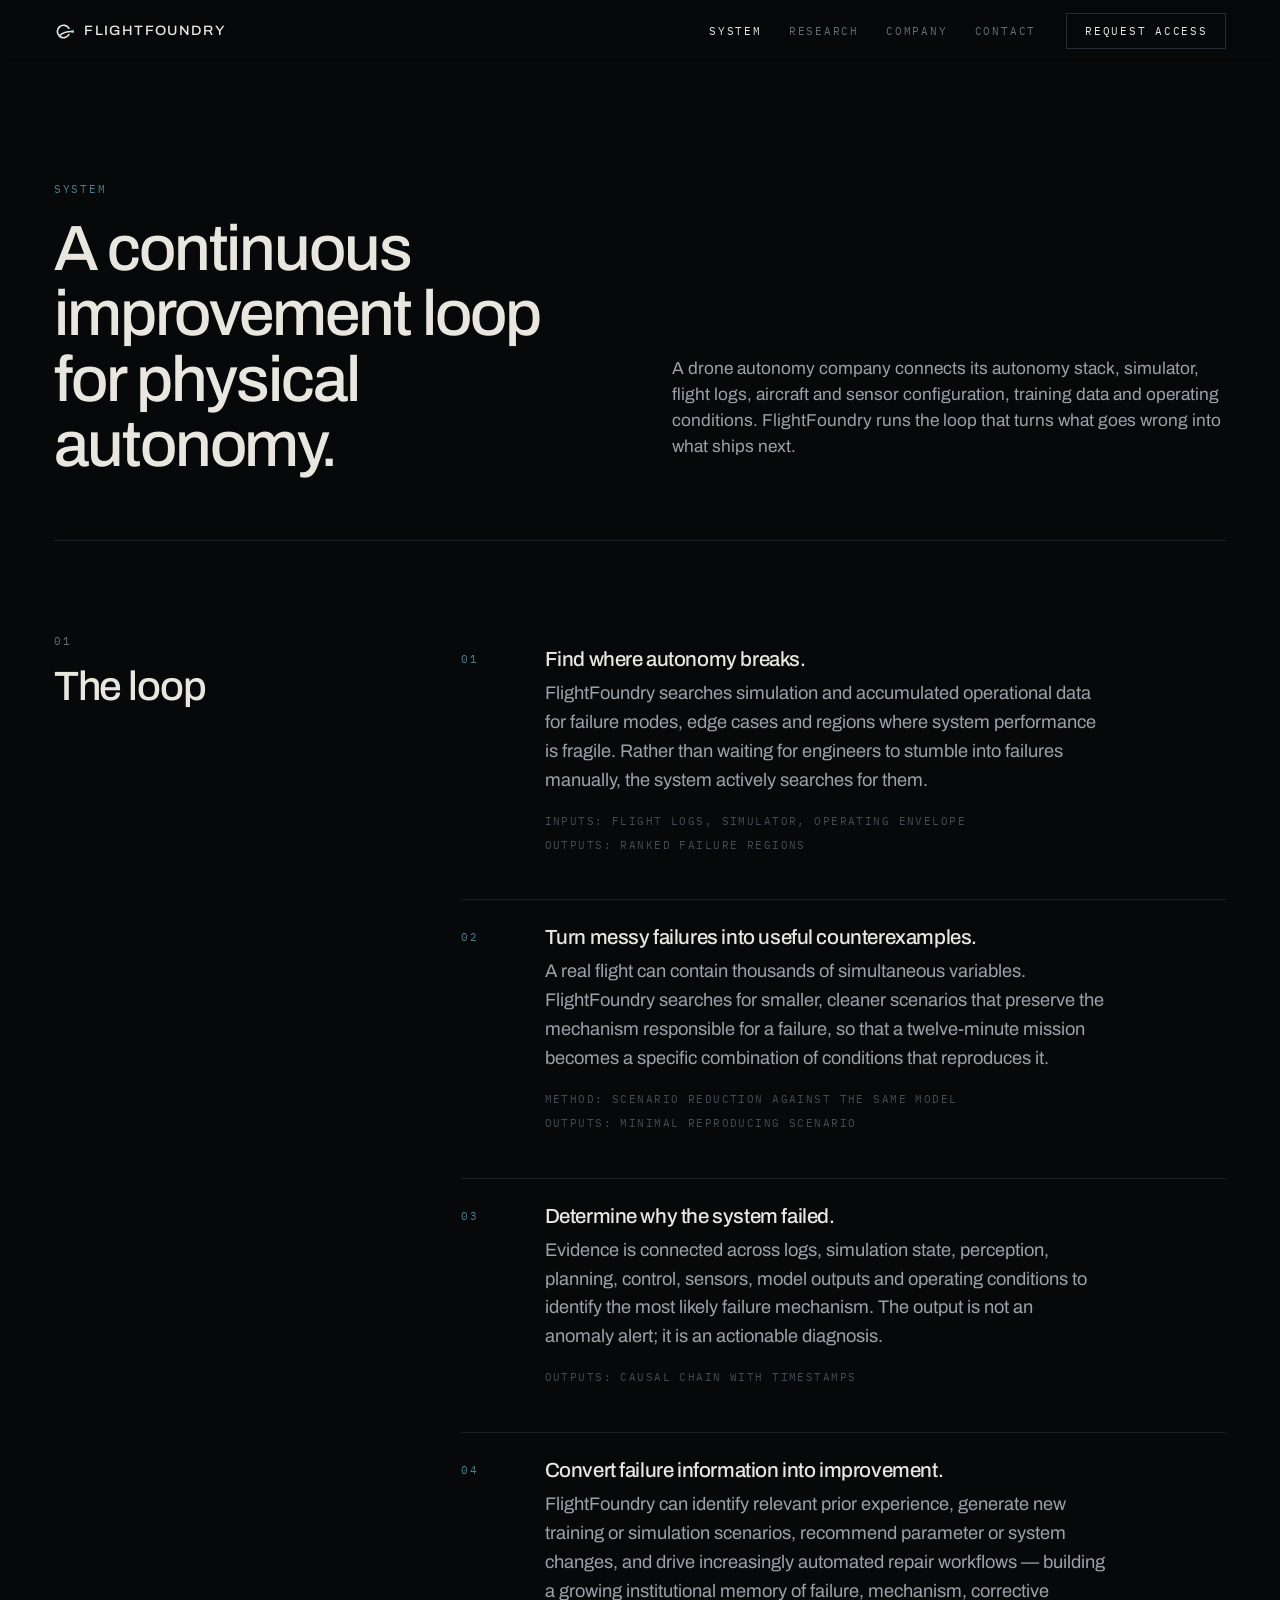
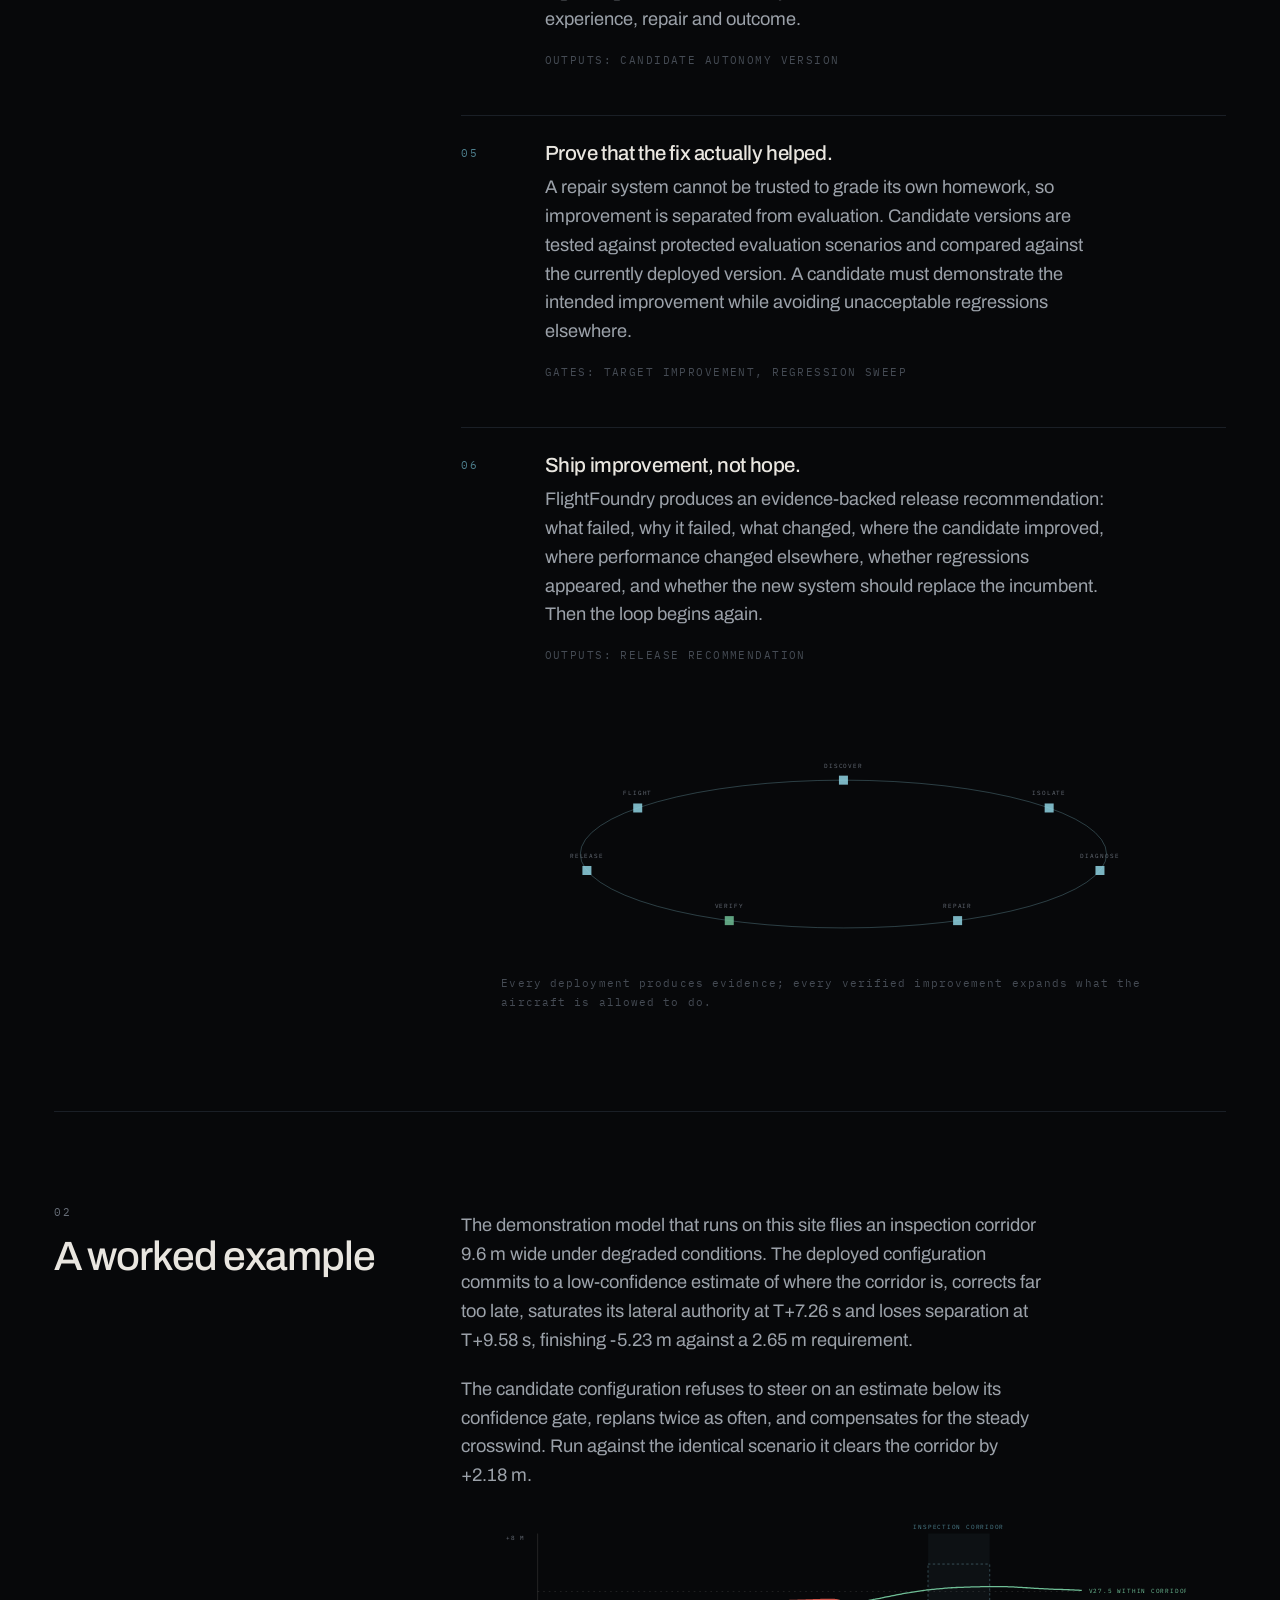
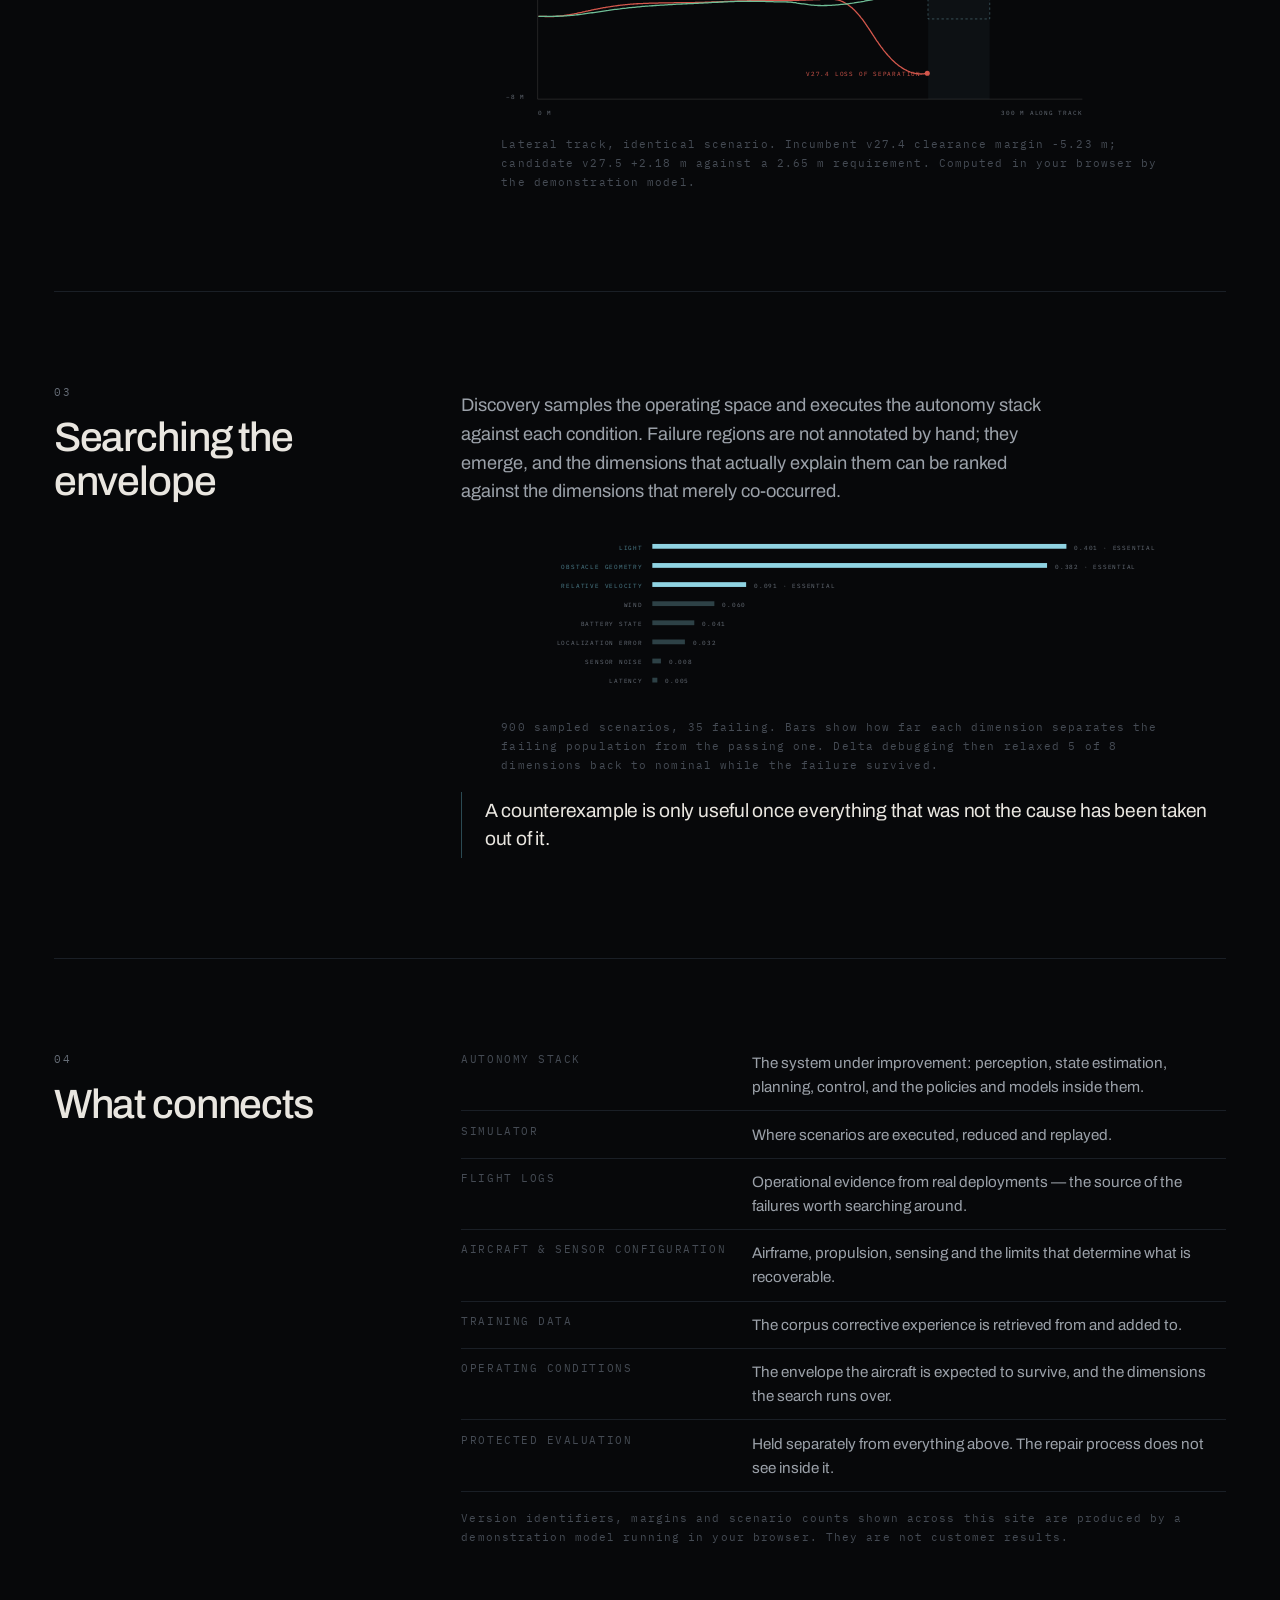
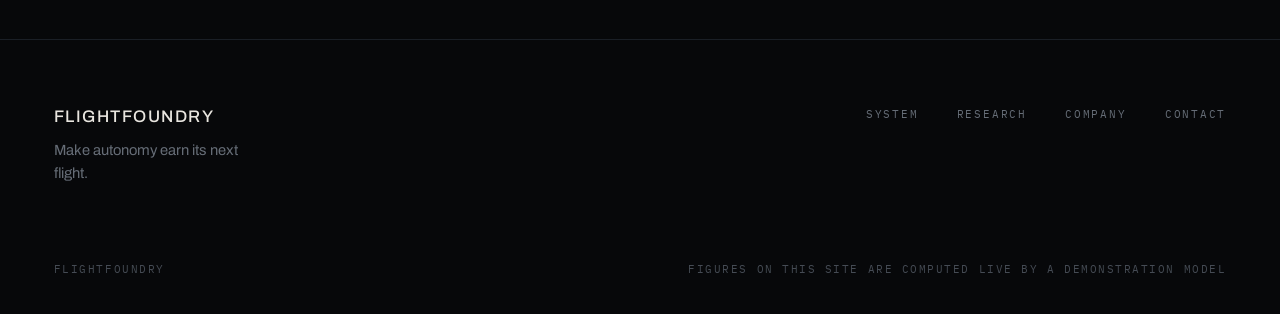
<file: system.html>
<!DOCTYPE html>
<html lang="en">
<head>
<meta charset="utf-8">
<meta name="viewport" content="width=device-width, initial-scale=1, viewport-fit=cover">
<title>System — FlightFoundry</title>
<meta name="description" content="How FlightFoundry discovers, isolates, diagnoses, repairs, verifies and releases improvements to autonomous flight software.">
<meta name="theme-color" content="#07080a">
<link rel="icon" href="favicon.svg" type="image/svg+xml">
<link rel="preconnect" href="https://fonts.googleapis.com">
<link rel="preconnect" href="https://fonts.gstatic.com" crossorigin>
<link href="https://fonts.googleapis.com/css2?family=Archivo:wdth,wght@62..125,100..900&family=IBM+Plex+Mono:wght@400;500&display=swap" rel="stylesheet">
<link rel="stylesheet" href="assets/css/base.css">
<link rel="stylesheet" href="assets/css/pages.css">
</head>
<body data-page="system">
<a class="skip" href="#main">Skip to content</a>
<nav class="nav" id="nav" aria-label="Primary">
  <a class="nav__brand" href="index.html" aria-label="FlightFoundry home">
    <svg class="nav__mark" viewBox="0 0 24 24" aria-hidden="true">
      <g fill="none" stroke="currentColor" stroke-width="1.9" stroke-linecap="round">
        <path d="M17.05 8.4 A7.1 7.1 0 1 0 17.05 15.6"/>
        <path d="M6.9 16.1 C10.2 13.1 12.6 12 20.2 12"/>
      </g>
      <rect x="20.1" y="10.6" width="2.8" height="2.8" fill="var(--sig)"/>
      <circle class="mark__pulse" r="1.15" fill="var(--sig)" style="offset-path:path('M6.9 16.1 C10.2 13.1 12.6 12 20.2 12')"/>
    </svg>
    <span class="nav__word">FlightFoundry</span>
  </a>
  <button class="navtoggle" id="navtoggle" aria-expanded="false" aria-controls="navlinks">Menu</button>
  <div class="nav__links" id="navlinks">
    <a href="system.html">System</a>
    <a href="research.html">Research</a>
    <a href="company.html">Company</a>
    <a href="contact.html">Contact</a>
  </div>
  <a class="btn nav__cta" href="contact.html">Request access</a>
</nav>
<main class="page" id="main">
  <div class="wrap">
    <header class="masthead">
      <div>
        <p class="mono masthead__eyebrow">System</p>
        <h1 class="h1">A continuous improvement loop for physical autonomy.</h1>
      </div>
      <p class="masthead__lede">A drone autonomy company connects its autonomy stack, simulator, flight logs, aircraft and sensor configuration, training data and operating conditions. FlightFoundry runs the loop that turns what goes wrong into what ships next.</p>
    </header>

    <section class="sec">
      <div class="sec__grid">
        <div class="sec__label"><p class="mono">01</p><h2 class="h2">The loop</h2></div>
        <div class="sec__body">
          <div class="stages">
      <div class="stage">
        <div class="stage__n">01</div>
        <div>
          <h3 class="stage__t">Find where autonomy breaks.</h3>
          <p class="stage__d">FlightFoundry searches simulation and accumulated operational data for failure modes, edge cases and regions where system performance is fragile. Rather than waiting for engineers to stumble into failures manually, the system actively searches for them.</p>
          <p class="stage__meta"><span>inputs: flight logs, simulator, operating envelope</span><span>outputs: ranked failure regions</span></p>
        </div>
      </div>
      <div class="stage">
        <div class="stage__n">02</div>
        <div>
          <h3 class="stage__t">Turn messy failures into useful counterexamples.</h3>
          <p class="stage__d">A real flight can contain thousands of simultaneous variables. FlightFoundry searches for smaller, cleaner scenarios that preserve the mechanism responsible for a failure, so that a twelve-minute mission becomes a specific combination of conditions that reproduces it.</p>
          <p class="stage__meta"><span>method: scenario reduction against the same model</span><span>outputs: minimal reproducing scenario</span></p>
        </div>
      </div>
      <div class="stage">
        <div class="stage__n">03</div>
        <div>
          <h3 class="stage__t">Determine why the system failed.</h3>
          <p class="stage__d">Evidence is connected across logs, simulation state, perception, planning, control, sensors, model outputs and operating conditions to identify the most likely failure mechanism. The output is not an anomaly alert; it is an actionable diagnosis.</p>
          <p class="stage__meta"><span>outputs: causal chain with timestamps</span></p>
        </div>
      </div>
      <div class="stage">
        <div class="stage__n">04</div>
        <div>
          <h3 class="stage__t">Convert failure information into improvement.</h3>
          <p class="stage__d">FlightFoundry can identify relevant prior experience, generate new training or simulation scenarios, recommend parameter or system changes, and drive increasingly automated repair workflows — building a growing institutional memory of failure, mechanism, corrective experience, repair and outcome.</p>
          <p class="stage__meta"><span>outputs: candidate autonomy version</span></p>
        </div>
      </div>
      <div class="stage">
        <div class="stage__n">05</div>
        <div>
          <h3 class="stage__t">Prove that the fix actually helped.</h3>
          <p class="stage__d">A repair system cannot be trusted to grade its own homework, so improvement is separated from evaluation. Candidate versions are tested against protected evaluation scenarios and compared against the currently deployed version. A candidate must demonstrate the intended improvement while avoiding unacceptable regressions elsewhere.</p>
          <p class="stage__meta"><span>gates: target improvement, regression sweep</span></p>
        </div>
      </div>
      <div class="stage">
        <div class="stage__n">06</div>
        <div>
          <h3 class="stage__t">Ship improvement, not hope.</h3>
          <p class="stage__d">FlightFoundry produces an evidence-backed release recommendation: what failed, why it failed, what changed, where the candidate improved, where performance changed elsewhere, whether regressions appeared, and whether the new system should replace the incumbent. Then the loop begins again.</p>
          <p class="stage__meta"><span>outputs: release recommendation</span></p>
        </div>
      </div>
          </div>
          <figure class="fig"><div id="fig-loop"></div><figcaption>Every deployment produces evidence; every verified improvement expands what the aircraft is allowed to do.</figcaption></figure>
        </div>
      </div>
    </section>

    <section class="sec">
      <div class="sec__grid">
        <div class="sec__label"><p class="mono">02</p><h2 class="h2">A worked example</h2></div>
        <div class="sec__body">
          <p class="body">The demonstration model that runs on this site flies an inspection corridor <span data-val="corridor">—</span> wide under degraded conditions. The deployed configuration commits to a low-confidence estimate of where the corridor is, corrects far too late, saturates its lateral authority at <span data-val="sat-time">—</span> and loses separation at <span data-val="fail-time">—</span>, finishing <span data-val="incident-margin">—</span> against a <span data-val="requirement">—</span> requirement.</p>
          <p class="body">The candidate configuration refuses to steer on an estimate below its confidence gate, replans twice as often, and compensates for the steady crosswind. Run against the identical scenario it clears the corridor by <span data-val="candidate-margin">—</span>.</p>
          <figure class="fig"><div id="fig-trajectory"></div><figcaption></figcaption></figure>
        </div>
      </div>
    </section>

    <section class="sec">
      <div class="sec__grid">
        <div class="sec__label"><p class="mono">03</p><h2 class="h2">Searching the envelope</h2></div>
        <div class="sec__body">
          <p class="body">Discovery samples the operating space and executes the autonomy stack against each condition. Failure regions are not annotated by hand; they emerge, and the dimensions that actually explain them can be ranked against the dimensions that merely co-occurred.</p>
          <figure class="fig"><div id="fig-sensitivity"></div><figcaption></figcaption></figure>
          <p class="callout">A counterexample is only useful once everything that was not the cause has been taken out of it.</p>
        </div>
      </div>
    </section>

    <section class="sec">
      <div class="sec__grid">
        <div class="sec__label"><p class="mono">04</p><h2 class="h2">What connects</h2></div>
        <div class="sec__body">
          <table class="spec">
            <tr><th>Autonomy stack</th><td>The system under improvement: perception, state estimation, planning, control, and the policies and models inside them.</td></tr>
            <tr><th>Simulator</th><td>Where scenarios are executed, reduced and replayed.</td></tr>
            <tr><th>Flight logs</th><td>Operational evidence from real deployments — the source of the failures worth searching around.</td></tr>
            <tr><th>Aircraft &amp; sensor configuration</th><td>Airframe, propulsion, sensing and the limits that determine what is recoverable.</td></tr>
            <tr><th>Training data</th><td>The corpus corrective experience is retrieved from and added to.</td></tr>
            <tr><th>Operating conditions</th><td>The envelope the aircraft is expected to survive, and the dimensions the search runs over.</td></tr>
            <tr><th>Protected evaluation</th><td>Held separately from everything above. The repair process does not see inside it.</td></tr>
          </table>
          <p class="note">Version identifiers, margins and scenario counts shown across this site are produced by a demonstration model running in your browser. They are not customer results.</p>
        </div>
      </div>
    </section>
  </div>
</main>
<footer class="foot">
  <div class="wrap">
    <div class="foot__grid">
      <div class="foot__brand">
        <div class="foot__word">FlightFoundry</div>
        <p class="foot__tag">Make autonomy earn its next flight.</p>
      </div>
      <nav class="foot__nav" aria-label="Footer">
        <a href="system.html">System</a>
        <a href="research.html">Research</a>
        <a href="company.html">Company</a>
        <a href="contact.html">Contact</a>
      </nav>
    </div>
    <div class="foot__base">
      <span>FlightFoundry</span>
      <span>Figures on this site are computed live by a demonstration model</span>
    </div>
  </div>
</footer>
<script type="module" src="assets/js/ui/nav.js"></script>
<script type="module" src="assets/js/pages.js"></script>
</body>
</html>
</file>
<file: assets/css/base.css>
/* FlightFoundry — design system
   Colour is system state, never decoration. Green appears only when something passes;
   red only when something fails; amber only when something is degrading. */

:root {
  --bg:        #07080a;
  --bg-2:      #0a0c0f;
  --panel:     #0e1115;
  --panel-2:   #12161b;
  --line:      #1a1f26;
  --line-2:    #262d36;
  --line-3:    #39424e;

  --ink:       #e9e6e0;   /* warm off-white */
  --ink-2:     #9ba1a9;
  --ink-3:     #666d77;
  --ink-4:     #454b54;

  --sig:       #8fd3e2;   /* instrumentation */
  --sig-2:     #4d7f8d;
  --sig-3:     #2b4a53;
  --warn:      #dda24c;   /* degrading */
  --fail:      #d4574c;   /* failed */
  --pass:      #6fbe96;   /* verified */

  --font-sans: 'Archivo', -apple-system, BlinkMacSystemFont, 'Helvetica Neue', Arial, sans-serif;
  --font-mono: 'IBM Plex Mono', ui-monospace, SFMono-Regular, Menlo, Consolas, monospace;

  --gutter: clamp(1.25rem, 4.2vw, 4.5rem);
  --maxw: 1560px;
  --nav-h: 62px;

  --ease: cubic-bezier(0.22, 1, 0.36, 1);
  --ease-io: cubic-bezier(0.65, 0, 0.35, 1);
}

*, *::before, *::after { box-sizing: border-box; }

html { -webkit-text-size-adjust: 100%; scroll-behavior: auto; }

body {
  margin: 0;
  background: var(--bg);
  color: var(--ink);
  font-family: var(--font-sans);
  font-size: clamp(1rem, 0.94rem + 0.28vw, 1.14rem);
  line-height: 1.58;
  font-weight: 400;
  font-variation-settings: 'wdth' 100;
  -webkit-font-smoothing: antialiased;
  -moz-osx-font-smoothing: grayscale;
  text-rendering: optimizeLegibility;
  overflow-x: hidden;
}

img, svg { display: block; max-width: 100%; }
a { color: inherit; text-decoration: none; }

::selection { background: var(--sig-3); color: var(--ink); }

:focus-visible {
  outline: 2px solid var(--sig);
  outline-offset: 3px;
  border-radius: 1px;
}

.skip {
  position: absolute; left: -9999px; top: 0; z-index: 200;
  background: var(--ink); color: var(--bg); padding: 0.75rem 1.25rem;
  font: 500 0.75rem/1 var(--font-mono); letter-spacing: 0.12em; text-transform: uppercase;
}
.skip:focus { left: 0.5rem; top: 0.5rem; }

/* ---------------- typography ---------------- */
.mono {
  font-family: var(--font-mono);
  font-size: 0.6875rem;
  font-weight: 400;
  letter-spacing: 0.16em;
  text-transform: uppercase;
  color: var(--ink-3);
  font-feature-settings: 'tnum' 1;
}
.mono--sig { color: var(--sig-2); }
.mono--ink { color: var(--ink-2); }

h1, h2, h3, h4 { margin: 0; font-weight: 500; letter-spacing: -0.022em; line-height: 1.04; }

.display {
  font-size: clamp(3rem, 10.5vw, 10.5rem);
  font-variation-settings: 'wdth' 112;
  font-weight: 500;
  letter-spacing: -0.045em;
  line-height: 0.88;
  text-transform: uppercase;
}
.h1 { font-size: clamp(2.15rem, 5vw, 4.4rem); letter-spacing: -0.032em; line-height: 1.02; }
.h2 { font-size: clamp(1.7rem, 3.2vw, 2.9rem); letter-spacing: -0.028em; line-height: 1.08; }
.h3 { font-size: clamp(1.2rem, 1.7vw, 1.55rem); letter-spacing: -0.018em; line-height: 1.22; }

.lede { font-size: clamp(1.12rem, 1.5vw, 1.42rem); line-height: 1.5; color: var(--ink); letter-spacing: -0.012em; }
.body { color: var(--ink-2); max-width: 62ch; }
.body + .body { margin-top: 1.1em; }
.body strong { color: var(--ink); font-weight: 500; }
.dim { color: var(--ink-3); }

.rule { height: 1px; background: var(--line); border: 0; margin: 0; }

/* ---------------- shell ---------------- */
.wrap { max-width: var(--maxw); margin: 0 auto; padding-inline: var(--gutter); }

/* ---------------- nav ---------------- */
.nav {
  position: fixed; inset: 0 0 auto 0; z-index: 60;
  height: var(--nav-h);
  display: flex; align-items: center; gap: 1.5rem;
  padding-inline: var(--gutter);
  background: linear-gradient(to bottom, rgba(7,8,10,0.88), rgba(7,8,10,0));
  backdrop-filter: blur(3px);
  -webkit-backdrop-filter: blur(3px);
}
.nav__brand { display: flex; align-items: center; gap: 0.6rem; margin-right: auto; }
.nav__mark { width: 21px; height: 21px; flex: none; }
.nav__word {
  font-size: 0.85rem; font-weight: 500; letter-spacing: 0.1em; text-transform: uppercase;
  font-variation-settings: 'wdth' 105;
}
.nav__links { display: flex; align-items: center; gap: 1.7rem; }
.nav__links a {
  font: 400 0.6875rem/1 var(--font-mono); letter-spacing: 0.16em; text-transform: uppercase;
  color: var(--ink-3); transition: color 0.25s var(--ease); padding: 0.4rem 0;
}
.nav__links a:hover, .nav__links a[aria-current="page"] { color: var(--ink); }

.btn {
  display: inline-flex; align-items: center; gap: 0.6rem;
  font: 400 0.6875rem/1 var(--font-mono); letter-spacing: 0.16em; text-transform: uppercase;
  color: var(--ink); background: transparent;
  border: 1px solid var(--line-2); padding: 0.72rem 1.1rem;
  position: relative; overflow: hidden; cursor: pointer;
  transition: border-color 0.3s var(--ease), color 0.3s var(--ease);
}
.btn::after {
  content: ''; position: absolute; left: 0; bottom: 0; height: 1px; width: 100%;
  background: var(--sig); transform: scaleX(0); transform-origin: left;
  transition: transform 0.55s var(--ease);
}
.btn:hover { border-color: var(--line-3); }
.btn:hover::after { transform: scaleX(1); }
.btn--solid { background: var(--ink); color: var(--bg); border-color: var(--ink); }
.btn--solid::after { background: var(--bg); }
.btn--ghost { border-color: transparent; padding-inline: 0; }
.btn--ghost::after { background: var(--ink-3); }

.nav__cta { margin-left: 0.4rem; }

.navtoggle { display: none; }

@media (max-width: 860px) {
  .nav__links { display: none; }
  .nav__links.is-open {
    display: flex; position: fixed; inset: var(--nav-h) 0 auto 0;
    flex-direction: column; align-items: flex-start; gap: 0;
    background: var(--bg-2); border-block: 1px solid var(--line);
    padding: 0.5rem var(--gutter) 1.25rem;
  }
  .nav__links.is-open a { padding: 0.85rem 0; width: 100%; border-bottom: 1px solid var(--line); }
  .nav__cta { display: none; }
  .navtoggle {
    display: inline-flex; align-items: center; background: none; border: 0; cursor: pointer;
    color: var(--ink); font: 400 0.6875rem/1 var(--font-mono); letter-spacing: 0.16em; text-transform: uppercase;
    padding: 0.6rem 0;
  }
}

/* ---------------- footer ---------------- */
/* the footer sits above the fixed act panels so the final section hands off cleanly */
.foot {
  border-top: 1px solid var(--line);
  padding: clamp(2.5rem, 5vw, 4rem) 0 clamp(1.75rem, 3vw, 2.5rem);
  position: relative; z-index: 20; background: var(--bg);
}
.foot__grid { display: flex; flex-wrap: wrap; gap: 2.5rem 4rem; align-items: flex-start; }
.foot__brand { min-width: 16rem; }
.foot__word { font-size: 1.05rem; font-weight: 500; letter-spacing: 0.09em; text-transform: uppercase; }
.foot__tag { margin-top: 0.55rem; color: var(--ink-3); font-size: 0.92rem; max-width: 24ch; }
.foot__nav { display: flex; gap: 2.4rem; margin-left: auto; }
.foot__nav a { font: 400 0.6875rem/1.9 var(--font-mono); letter-spacing: 0.16em; text-transform: uppercase; color: var(--ink-3); }
.foot__nav a:hover { color: var(--ink); }
.foot__base {
  display: flex; justify-content: space-between; gap: 1rem; flex-wrap: wrap;
  margin-top: clamp(2.5rem, 5vw, 4.5rem); color: var(--ink-4);
  font: 400 0.6875rem/1 var(--font-mono); letter-spacing: 0.14em; text-transform: uppercase;
}

/* ---------------- logo pulse ---------------- */
.mark__pulse { animation: markpulse 5.5s var(--ease-io) infinite; }
@keyframes markpulse {
  0%, 8%   { offset-distance: 0%; opacity: 0; }
  14%      { opacity: 1; }
  76%      { opacity: 1; }
  86%,100% { offset-distance: 100%; opacity: 0; }
}

@media (prefers-reduced-motion: reduce) {
  .mark__pulse { animation: none; opacity: 0.9; offset-distance: 62%; }
  * { animation-duration: 0.001ms !important; animation-iteration-count: 1 !important; transition-duration: 0.001ms !important; }
}
</file>
<file: assets/css/home.css>
/* FlightFoundry — the film. Scroll is time; the stage is one continuous scene. */

#stage {
  position: fixed; inset: 0; z-index: 0;
  background: radial-gradient(120% 80% at 50% 42%, #0c0f13 0%, #07080a 62%, #050608 100%);
}
#gl { position: absolute; inset: 0; width: 100%; height: 100%; display: block; }

.scrim {
  position: absolute; inset: 0; pointer-events: none;
  background:
    linear-gradient(to right, rgba(7,8,10,calc(0.80 * var(--side-l, 0))) 0%, rgba(7,8,10,calc(0.55 * var(--side-l, 0))) 34%, rgba(7,8,10,0) 62%),
    linear-gradient(to left, rgba(7,8,10,calc(0.80 * var(--side-r, 0))) 0%, rgba(7,8,10,calc(0.55 * var(--side-r, 0))) 34%, rgba(7,8,10,0) 62%),
    radial-gradient(130% 90% at 50% 50%, rgba(0,0,0,0) 42%, rgba(0,0,0,0.5) 100%),
    linear-gradient(to bottom, rgba(7,8,10,0.6) 0%, rgba(7,8,10,0) 20%, rgba(7,8,10,0) 72%, rgba(7,8,10,0.78) 100%);
  opacity: var(--scrim, 1);
}

#film { position: relative; z-index: 10; }

.act { position: relative; height: calc(var(--len, 100) * 1vh); }
.act__hold {
  position: sticky; top: 0; height: 100vh;
  display: flex; align-items: center;
  pointer-events: none;
}
/* In film mode each act is a fixed panel: scroll length and layout are fully decoupled,
   so scroll position maps exactly onto simulation time with no dead travel. */
html[data-mode="film"] .act:not(.act--doc) .act__hold {
  position: fixed; inset: 0; height: 100vh; z-index: 1;
}
html[data-mode="film"] .act:not(.act--doc) .act__hold[data-live="0"] { pointer-events: none; visibility: hidden; }
.act__hold .wrap { width: 100%; }
.act a, .act button, .act li, .act p { pointer-events: auto; }

/* staged reveal driven by the director, not by scroll-triggered fade spam */
.copy > *, .hero > *, .failure > *, .verdict > *, .cta > * {
  --r: min(1, max(0, (var(--rev, 1) - var(--i, 0) * 0.055) * 2.6));
  opacity: var(--r);
  transform: translate3d(0, calc((1 - var(--r)) * 18px), 0);
  will-change: opacity, transform;
}
.copy > *:nth-child(2), .hero > *:nth-child(2), .failure > *:nth-child(2), .cta > *:nth-child(2) { --i: 1; }
.copy > *:nth-child(3), .hero > *:nth-child(3), .failure > *:nth-child(3), .cta > *:nth-child(3) { --i: 2; }
.copy > *:nth-child(4), .hero > *:nth-child(4) { --i: 3; }
.copy > *:nth-child(5) { --i: 4; }

.copy { max-width: 40rem; display: flex; flex-direction: column; gap: 1.15rem; }
.copy--left { margin-left: 0; margin-right: auto; }
.copy--right { margin-left: auto; margin-right: 0; }
.copy--center { margin-inline: auto; text-align: center; align-items: center; max-width: 46rem; }
.copy .body { max-width: 40rem; }

.mono--warn { color: var(--warn); }
.mono--fail { color: var(--fail); }
.mono--pass { color: var(--pass); }

/* ---------------- hero ---------------- */
.hero { display: flex; flex-direction: column; gap: clamp(1.1rem, 2.4vh, 2rem); margin-inline: 0; }
html[data-mode="film"] .act[data-act="hero"] .act__hold,
html[data-mode="film"] .act[data-act="verdict"] .act__hold,
html[data-mode="film"] .act[data-act="cta"] .act__hold { align-items: flex-end; padding-bottom: clamp(1.6rem, 7vh, 4.6rem); }
.hero__title { font-size: clamp(2.5rem, 7.4vw, 7.4rem); }
.hero__eyebrow { color: var(--ink-3); }
.hero__title { display: flex; flex-direction: column; }
.hero__title span { display: block; }
.hero__foot { display: flex; gap: clamp(1.5rem, 6vw, 6rem); align-items: flex-end; flex-wrap: wrap; }
.hero__lede { max-width: 34rem; color: var(--ink-2); font-size: clamp(1rem, 1.15vw, 1.16rem); line-height: 1.55; }
.hero__scroll { display: flex; align-items: center; gap: 0.75rem; margin-left: auto; white-space: nowrap; }
.scrollrule { display: block; width: 3.5rem; height: 1px; background: linear-gradient(to right, var(--ink-4), transparent); position: relative; overflow: hidden; }
.scrollrule::after {
  content: ''; position: absolute; inset: 0 auto 0 0; width: 40%; background: var(--sig);
  animation: scrollrule 2.6s var(--ease-io) infinite;
}
@keyframes scrollrule { 0% { transform: translateX(-100%); } 60%,100% { transform: translateX(280%); } }

/* ---------------- failure / verdict ---------------- */
.failure { display: flex; flex-direction: column; gap: 1.6rem; max-width: 62rem; margin-left: 0; margin-right: auto; }
.failure__word { color: var(--fail); font-variation-settings: 'wdth' 118; }
.failure__meta { display: grid; grid-template-columns: repeat(auto-fit, minmax(9rem, 1fr)); gap: 1rem 2rem; max-width: 52rem; }
.failure__meta dt { color: var(--ink-4); }
.failure__meta dd { margin: 0.35rem 0 0; color: var(--ink); font-size: 0.8125rem; letter-spacing: 0.06em; }
.failure__meta dd.is-fail { color: var(--fail); }

.verdict { display: flex; flex-direction: column; gap: 1.4rem; align-items: center; text-align: center; }
.verdict__word { color: var(--ink); font-variation-settings: 'wdth' 108; line-height: 0.9; }
.verdict__sub { color: var(--pass); }

/* ---------------- cta ---------------- */
.cta { display: flex; flex-direction: column; gap: clamp(1.6rem, 4vh, 3rem); margin-inline: 0; }
.cta__word span { display: block; }
.cta__row { display: flex; gap: 0.9rem; flex-wrap: wrap; }

/* ---------------- data widgets ---------------- */
.axes { list-style: none; margin: 0.4rem 0 0; padding: 0; display: grid; grid-template-columns: 1fr 1fr; gap: 0.34rem 1.6rem; max-width: 34rem; }
.axes li { display: flex; align-items: center; gap: 0.6rem; color: var(--ink-3); }
.axes li b { font-weight: 400; color: var(--ink-2); flex: none; }
.axes .bar { flex: 1; height: 1px; background: var(--line-2); position: relative; }
.axes .bar i { position: absolute; inset: 0 auto 0 0; background: var(--sig-2); transform-origin: left; transform: scaleX(var(--v, 0)); transition: transform 0.8s var(--ease); }
.axes li[data-essential="1"] b { color: var(--sig); }
.axes li[data-essential="1"] .bar i { background: var(--sig); }

.ladder { display: flex; flex-direction: column; gap: 0.15rem; margin-top: 0.4rem; max-width: 34rem; }
.ladder__row { display: grid; grid-template-columns: 5.2rem 1fr auto; align-items: baseline; gap: 0.9rem; padding: 0.42rem 0; border-top: 1px solid var(--line); }
.ladder__row[data-on="0"] { opacity: 0.24; }
.ladder__n { font: 500 1.05rem/1 var(--font-mono); color: var(--ink); font-feature-settings: 'tnum' 1; }
.ladder__row[data-on="0"] .ladder__n { color: var(--ink-3); }
.ladder__l { font: 400 0.6875rem/1.3 var(--font-mono); letter-spacing: 0.14em; text-transform: uppercase; color: var(--ink-2); }
.ladder__note { font: 400 0.6875rem/1.3 var(--font-mono); color: var(--ink-4); text-align: right; }
.ladder__row[data-final="1"] .ladder__n, .ladder__row[data-final="1"] .ladder__l { color: var(--sig); }

.chain { list-style: none; margin: 0.4rem 0 0; padding: 0; display: flex; flex-direction: column; max-width: 36rem; }
.chain li {
  display: grid; grid-template-columns: 4.2rem 1fr; gap: 0.9rem; align-items: baseline;
  padding: 0.5rem 0 0.5rem 0; border-left: 1px solid var(--line-2); padding-left: 1.1rem; position: relative;
  color: var(--ink-3); transition: color 0.4s var(--ease);
}
.chain li::before {
  content: ''; position: absolute; left: -3px; top: 0.95rem; width: 5px; height: 5px;
  background: var(--line-3); transition: background 0.4s var(--ease), transform 0.4s var(--ease);
}
.chain li[data-on="1"] { color: var(--ink); }
.chain li[data-on="1"]::before { background: var(--sig); transform: scale(1.35); }
.chain li[data-on="1"][data-fail="1"]::before { background: var(--fail); }
.chain li[data-on="1"][data-fail="1"] { color: var(--fail); }
.chain .t { color: var(--ink-4); font-feature-settings: 'tnum' 1; }
.chain li[data-on="1"] .t { color: var(--sig-2); }

.delta { display: flex; flex-direction: column; gap: 0.1rem; margin-top: 0.4rem; max-width: 36rem; }
.delta__head { display: grid; grid-template-columns: 1fr 5.5rem 5.5rem; gap: 1rem; padding-bottom: 0.4rem; border-bottom: 1px solid var(--line-2); }
.delta__head span { font: 400 0.6875rem/1 var(--font-mono); letter-spacing: 0.14em; text-transform: uppercase; color: var(--ink-4); }
.delta__head span:nth-child(3) { color: var(--sig); }
.delta__row { display: grid; grid-template-columns: 1fr 5.5rem 5.5rem; gap: 1rem; padding: 0.42rem 0; border-bottom: 1px solid var(--line); font: 400 0.75rem/1.3 var(--font-mono); color: var(--ink-2); }
.delta__row .old { color: var(--ink-4); }
.delta__row .new { color: var(--sig); }
.delta__row[data-on="0"] { opacity: 0.2; }

.gates { display: flex; flex-direction: column; gap: 0.15rem; margin-top: 0.5rem; max-width: 34rem; }
.gate { display: grid; grid-template-columns: 1fr auto; gap: 1rem; align-items: center; padding: 0.62rem 0; border-top: 1px solid var(--line); }
.gate__l { font: 400 0.6875rem/1 var(--font-mono); letter-spacing: 0.14em; text-transform: uppercase; color: var(--ink-2); }
.gate__v { font: 500 0.6875rem/1 var(--font-mono); letter-spacing: 0.14em; text-transform: uppercase; color: var(--ink-4); }
.gate[data-r="pass"] .gate__v { color: var(--pass); }
.gate[data-r="fail"] .gate__v { color: var(--fail); }
.gate[data-r="run"] .gate__v { color: var(--warn); }
.gate[data-on="0"] { opacity: 0.22; }

.budget { width: 100%; max-width: 34rem; margin-top: 0.6rem; }
.budget__bar { height: 2px; background: var(--line-2); position: relative; overflow: hidden; }
.budget__bar i { position: absolute; inset: 0 auto 0 0; background: var(--warn); transform-origin: left; transform: scaleX(var(--v, 0)); transition: transform 0.5s linear; }
.budget__row { display: flex; justify-content: space-between; margin-top: 0.55rem; font: 400 0.6875rem/1 var(--font-mono); letter-spacing: 0.14em; text-transform: uppercase; color: var(--ink-3); }
.seal__note { color: var(--ink-4); margin-top: 0.3rem; }

.who { list-style: none; margin: 0; padding: 0; columns: 2; column-gap: 2.4rem; }
.who li { break-inside: avoid; padding: 0.42rem 0; border-bottom: 1px solid var(--line); color: var(--ink-2); font-size: 0.95rem; }

/* ---------------- document-style acts ---------------- */
.act--doc { height: auto; }
html[data-mode="film"] .act--doc { background: linear-gradient(to bottom, rgba(7,8,10,0) 0%, rgba(7,8,10,0.86) 14%, rgba(7,8,10,0.86) 86%, rgba(7,8,10,0) 100%); }
.act--doc .doc {
  display: grid; grid-template-columns: minmax(0, 0.9fr) minmax(0, 1.1fr);
  gap: clamp(1.75rem, 5vw, 5rem);
  padding-block: clamp(6rem, 22vh, 15rem);
}
.doc__col { display: flex; flex-direction: column; gap: 1.1rem; }

/* ---------------- HUD ---------------- */
.hud {
  position: absolute; left: var(--gutter); bottom: clamp(1.2rem, 4vh, 2.6rem);
  width: min(23rem, 40vw); pointer-events: none;
  opacity: var(--hud, 0); transition: opacity 0.5s var(--ease);
}
.hud__head { display: flex; justify-content: space-between; gap: 1rem; padding-bottom: 0.5rem; border-bottom: 1px solid var(--line-2); }
.hud__state { color: var(--sig); }
.hud__state[data-state="degraded"] { color: var(--warn); }
.hud__state[data-state="failed"] { color: var(--fail); }
.hud__state[data-state="verified"] { color: var(--pass); }
.hud__tel { margin: 0; padding: 0.55rem 0 0; display: grid; grid-template-columns: 1fr 1fr; gap: 0.28rem 1.4rem; }
.hud__tel > div { display: flex; justify-content: space-between; gap: 0.6rem; align-items: baseline; }
.hud__tel dt { font: 400 0.625rem/1.4 var(--font-mono); letter-spacing: 0.14em; color: var(--ink-4); }
.hud__tel dd { margin: 0; font: 400 0.6875rem/1.4 var(--font-mono); letter-spacing: 0.04em; color: var(--ink-2); font-feature-settings: 'tnum' 1; }
.hud__tel dd[data-level="warn"] { color: var(--warn); }
.hud__tel dd[data-level="fail"] { color: var(--fail); }
.hud__tel dd[data-level="pass"] { color: var(--pass); }

/* ---------------- projected 3D labels ---------------- */
#labels { position: absolute; inset: 0; pointer-events: none; }
.lbl {
  position: absolute; transform: translate(-50%, -50%);
  font: 400 0.625rem/1.5 var(--font-mono); letter-spacing: 0.14em; text-transform: uppercase;
  color: var(--ink-3); white-space: nowrap; opacity: 0; transition: opacity 0.35s var(--ease);
}
.lbl--sig { color: var(--sig-2); }
.lbl--warn { color: var(--warn); }
.lbl--fail { color: var(--fail); }
.lbl--pass { color: var(--pass); }
.lbl--tick { padding-left: 0.6rem; border-left: 1px solid currentColor; transform: translate(0, -50%); }
.lbl b { display: block; color: var(--ink); font-weight: 400; letter-spacing: 0.1em; }

/* ---------------- nav instrumentation ---------------- */
.nav__instr {
  display: none; gap: 1.1rem; margin-left: 1.1rem; padding-left: 1.1rem;
  border-left: 1px solid var(--line-2); color: var(--ink-4);
}
.nav__instr span { font-feature-settings: 'tnum' 1; }
.nav__instr [data-instr="state"] { color: var(--sig-2); }
.nav.is-instr .nav__instr { display: flex; }
.nav.is-instr .nav__word { display: none; }

/* ---------------- stage note + sound ---------------- */
.stagenote {
  position: fixed; right: var(--gutter); bottom: clamp(1.2rem, 4vh, 2.6rem); z-index: 20;
  max-width: 17rem; text-align: right; color: var(--ink-4); line-height: 1.7;
  opacity: var(--note, 0); transition: opacity 0.6s var(--ease); pointer-events: none;
  font-size: 0.5875rem; letter-spacing: 0.1em; text-transform: none;
}
.sound {
  position: fixed; right: var(--gutter); top: calc(var(--nav-h) + 0.8rem); z-index: 61;
  display: inline-flex; align-items: center; gap: 0.5rem;
  background: none; border: 0; cursor: pointer; padding: 0.4rem 0; color: var(--ink-3);
}
.sound:hover { color: var(--ink); }
.sound__bars { display: flex; align-items: flex-end; gap: 2px; height: 9px; }
.sound__bars i { width: 2px; height: 3px; background: currentColor; transition: height 0.3s var(--ease); }
.sound[aria-pressed="true"] .sound__bars i:nth-child(1) { height: 4px; }
.sound[aria-pressed="true"] .sound__bars i:nth-child(2) { height: 9px; }
.sound[aria-pressed="true"] .sound__bars i:nth-child(3) { height: 6px; }
.sound[aria-pressed="true"] .sound__bars i:nth-child(4) { height: 8px; }

/* ---------------- static / reduced-motion presentation ---------------- */
html[data-mode="static"] #stage,
html[data-mode="static"] .stagenote,
html[data-mode="static"] .sound { display: none; }
html[data-mode="static"] body { background: var(--bg); }
html[data-mode="static"] .act { height: auto; }
html[data-mode="static"] .act__hold { position: static; height: auto; padding-block: clamp(3.5rem, 11vh, 8rem); }
html[data-mode="static"] .copy > *, html[data-mode="static"] .hero > *,
html[data-mode="static"] .failure > *, html[data-mode="static"] .verdict > *,
html[data-mode="static"] .cta > * { opacity: 1; transform: none; }
html[data-mode="static"] .act[data-act="hero"] .act__hold { padding-top: calc(var(--nav-h) + 8vh); }
html[data-mode="static"] .copy--center { text-align: left; align-items: flex-start; margin-inline: 0; }
html[data-mode="static"] .verdict { align-items: flex-start; text-align: left; }
.staticfig { display: none; }
html[data-mode="static"] .staticfig { display: block; margin-top: 1.5rem; max-width: 40rem; }

@media (max-width: 860px) {
  html[data-mode="film"] .act:not(.act--doc) .act__hold { align-items: flex-start; padding-top: calc(var(--nav-h) + 12vh); }
  html[data-mode="film"] .act[data-act="hero"] .act__hold,
  html[data-mode="film"] .act[data-act="verdict"] .act__hold,
  html[data-mode="film"] .act[data-act="cta"] .act__hold { align-items: flex-end; padding-bottom: 22vh; }
  .hud { width: min(18rem, 62vw); left: var(--gutter); }
  .hud__tel { grid-template-columns: 1fr; }
  .hud__tel > div:nth-child(n + 6) { display: none; }
  .stagenote { display: none; }
  .copy--right, .copy--left { margin-inline: 0; }
  .act--doc .doc { grid-template-columns: 1fr; }
  .axes { grid-template-columns: 1fr; }
  .who { columns: 1; }
  .ladder__note { display: none; }
  .ladder__row { grid-template-columns: 4.4rem 1fr; }
  .sound { top: auto; bottom: clamp(1.2rem, 4vh, 2.6rem); }
}
</file>
<file: assets/css/pages.css>
/* FlightFoundry — inner pages. Editorial, light on GPU, heavy on hierarchy. */

body[data-page]:not([data-page="home"]) { background: var(--bg); }

.page { padding-top: calc(var(--nav-h) + clamp(3.5rem, 12vh, 8rem)); }

.masthead { display: grid; grid-template-columns: minmax(0, 1fr) minmax(0, 1fr); gap: clamp(1.5rem, 5vw, 5rem); align-items: end; padding-bottom: clamp(2.5rem, 7vh, 5rem); }
.masthead__eyebrow { color: var(--sig-2); }
.masthead h1 { margin-top: 1.1rem; }
.masthead__lede { color: var(--ink-2); font-size: clamp(1.05rem, 1.35vw, 1.28rem); line-height: 1.5; max-width: 40rem; }

.hairline { height: 1px; background: var(--line); }

/* section rhythm */
.sec { padding-block: clamp(3rem, 9vh, 6.5rem); border-top: 1px solid var(--line); }
.sec__grid { display: grid; grid-template-columns: minmax(0, 0.62fr) minmax(0, 1.38fr); gap: clamp(1.5rem, 5vw, 5rem); }
.sec__label { position: sticky; top: calc(var(--nav-h) + 1.5rem); align-self: start; }
.sec__label h2 { margin-top: 0.9rem; }
.sec__body > * + * { margin-top: 1.1rem; }
.sec__body .body { max-width: 58ch; }

/* numbered stage list */
.stages { counter-reset: st; display: flex; flex-direction: column; }
.stage {
  display: grid; grid-template-columns: 3.2rem minmax(0, 1fr); gap: clamp(1rem, 2.5vw, 2.5rem);
  padding: clamp(1.25rem, 3vh, 2rem) 0; border-top: 1px solid var(--line);
}
.stage:first-child { border-top: 0; }
.stage__n { font: 400 0.6875rem/1.9 var(--font-mono); letter-spacing: 0.16em; color: var(--sig-2); }
.stage__t { font-size: clamp(1.15rem, 1.6vw, 1.5rem); letter-spacing: -0.02em; }
.stage__d { color: var(--ink-2); margin-top: 0.55rem; max-width: 56ch; }
.stage__meta { margin-top: 0.75rem; display: flex; flex-wrap: wrap; gap: 0.4rem 1.4rem; }
.stage__meta span { font: 400 0.6875rem/1.6 var(--font-mono); letter-spacing: 0.13em; text-transform: uppercase; color: var(--ink-4); }

/* key/value spec table */
.spec { width: 100%; border-collapse: collapse; }
.spec th, .spec td { text-align: left; padding: 0.7rem 0; border-bottom: 1px solid var(--line); vertical-align: top; }
.spec th { font: 400 0.6875rem/1.6 var(--font-mono); letter-spacing: 0.14em; text-transform: uppercase; color: var(--ink-4); font-weight: 400; width: 38%; }
.spec td { color: var(--ink-2); font-size: 0.95rem; }
.spec td b { color: var(--ink); font-weight: 500; }

/* callout */
.callout {
  border-left: 1px solid var(--sig-3); padding: 0.3rem 0 0.3rem 1.4rem;
  color: var(--ink); font-size: clamp(1.05rem, 1.5vw, 1.3rem); line-height: 1.45; letter-spacing: -0.012em;
}
.note { color: var(--ink-4); font: 400 0.6875rem/1.7 var(--font-mono); letter-spacing: 0.1em; }

/* inline diagrams */
.fig { margin-top: 1.6rem; }
.fig svg { width: 100%; height: auto; }
.fig figcaption { margin-top: 0.8rem; color: var(--ink-4); font: 400 0.6875rem/1.7 var(--font-mono); letter-spacing: 0.1em; }
.fig text { font-family: var(--font-mono); font-size: 7px; letter-spacing: 0.14em; fill: var(--ink-3); text-transform: uppercase; }
.fig .k { fill: var(--sig-2); }
.fig .f { fill: var(--fail); }
.fig .p { fill: var(--pass); }

/* people / values */
.grid2 { display: grid; grid-template-columns: repeat(auto-fit, minmax(15rem, 1fr)); gap: clamp(1.25rem, 3vw, 2.75rem); }
.card { border-top: 1px solid var(--line); padding-top: 1rem; }
.card h3 { font-size: 1.02rem; letter-spacing: -0.012em; }
.card p { color: var(--ink-2); margin: 0.5rem 0 0; font-size: 0.95rem; }

/* ---------------- form ---------------- */
.form { display: grid; grid-template-columns: 1fr 1fr; gap: clamp(1.1rem, 2.4vw, 1.9rem); max-width: 46rem; }
.field { display: flex; flex-direction: column; gap: 0.5rem; }
.field--wide { grid-column: 1 / -1; }
.field label { font: 400 0.6875rem/1 var(--font-mono); letter-spacing: 0.16em; text-transform: uppercase; color: var(--ink-3); }
.field input, .field textarea, .field select {
  background: transparent; border: 0; border-bottom: 1px solid var(--line-2);
  color: var(--ink); font: 400 1rem/1.5 var(--font-sans); padding: 0.6rem 0;
  border-radius: 0; appearance: none; transition: border-color 0.3s var(--ease);
}
.field select { background-image: linear-gradient(45deg, transparent 50%, var(--ink-3) 50%), linear-gradient(135deg, var(--ink-3) 50%, transparent 50%); background-position: right 6px center, right 1px center; background-size: 5px 5px, 5px 5px; background-repeat: no-repeat; }
.field select option { background: var(--panel); color: var(--ink); }
.field textarea { resize: vertical; min-height: 6.5rem; }
.field input:focus, .field textarea:focus, .field select:focus { outline: none; border-bottom-color: var(--sig); }
.field input::placeholder, .field textarea::placeholder { color: var(--ink-4); }
.form__actions { grid-column: 1 / -1; display: flex; align-items: center; gap: 1.2rem; flex-wrap: wrap; margin-top: 0.5rem; }
.form__msg { font: 400 0.6875rem/1.6 var(--font-mono); letter-spacing: 0.13em; text-transform: uppercase; color: var(--sig-2); }
.form__msg[data-state="err"] { color: var(--warn); }

/* ---------------- ambient canvas on inner pages ---------------- */
#pagegl { position: fixed; inset: 0; z-index: 0; width: 100%; height: 100%; opacity: 0.55; pointer-events: none; }
.page, .foot { position: relative; z-index: 2; }

@media (max-width: 860px) {
  .masthead, .sec__grid { grid-template-columns: 1fr; }
  .sec__label { position: static; }
  .form { grid-template-columns: 1fr; }
  .stage { grid-template-columns: 2.4rem minmax(0, 1fr); }
}
</file>
